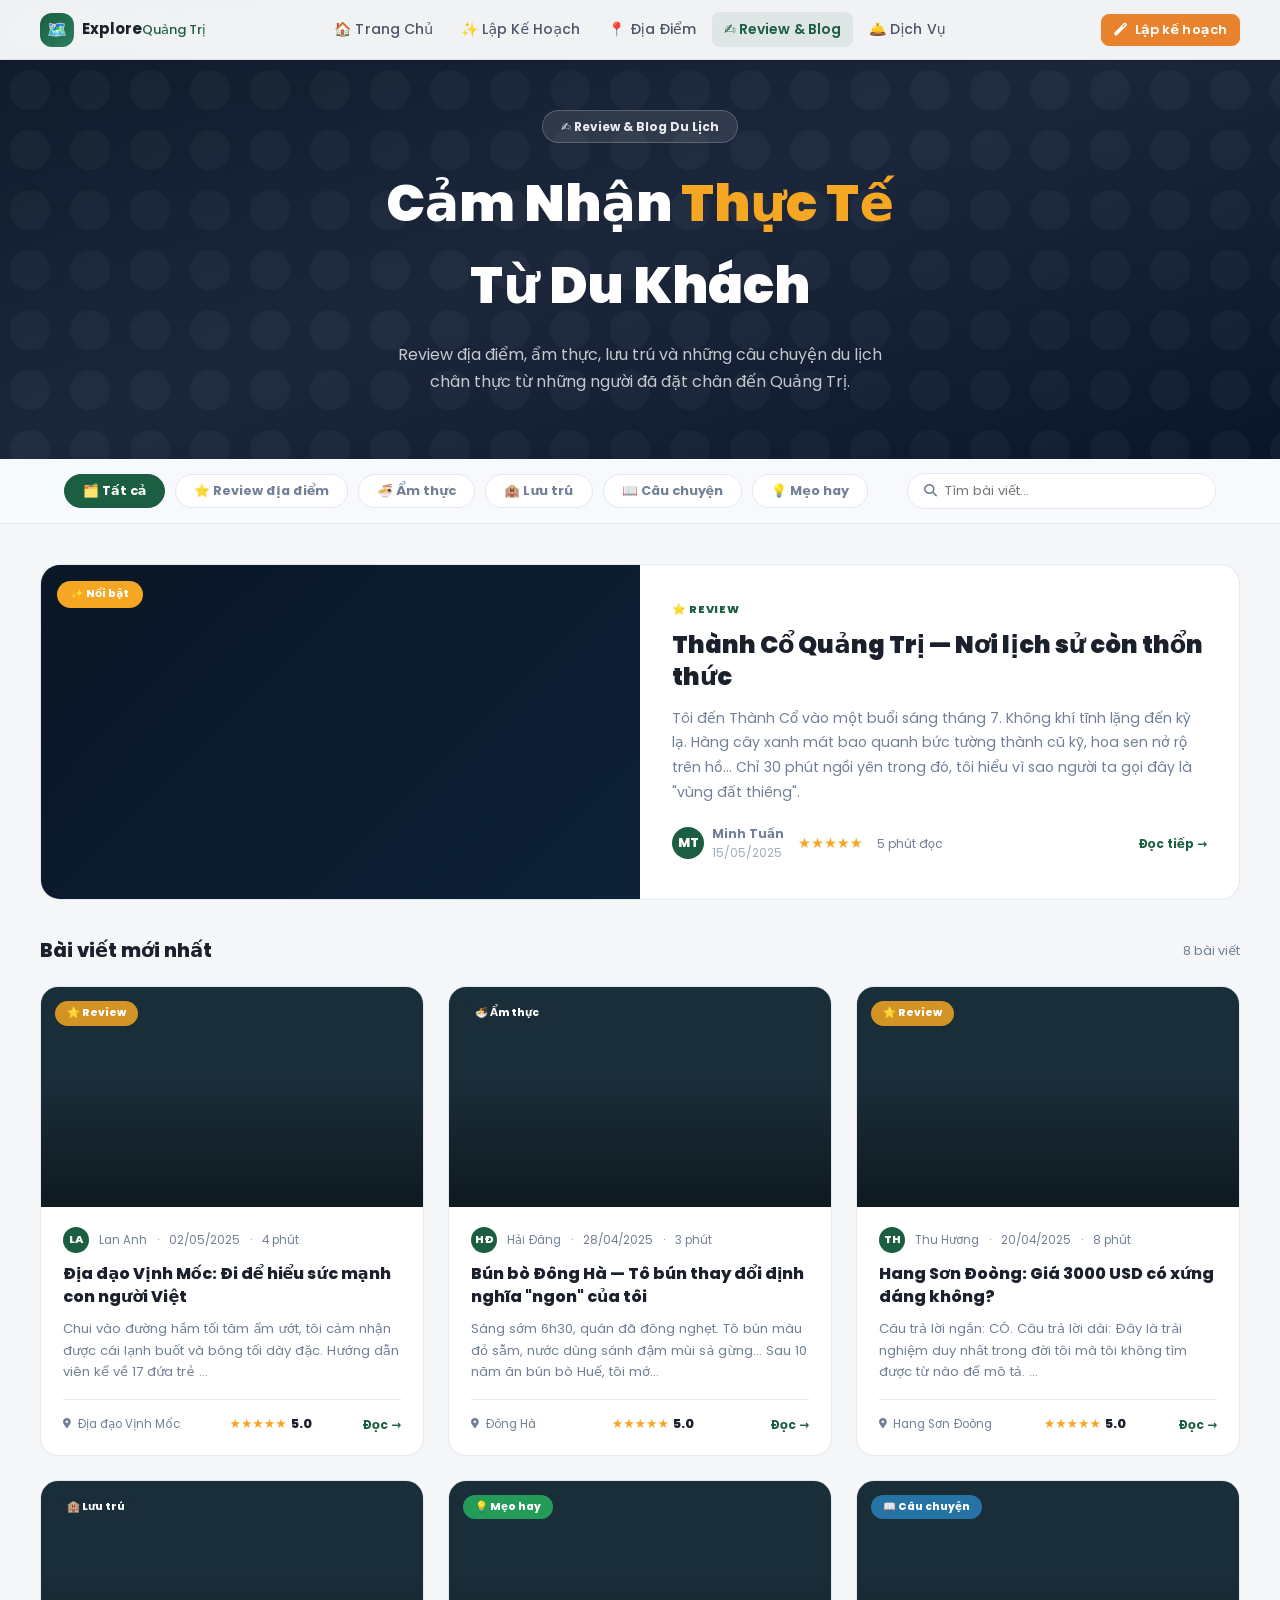
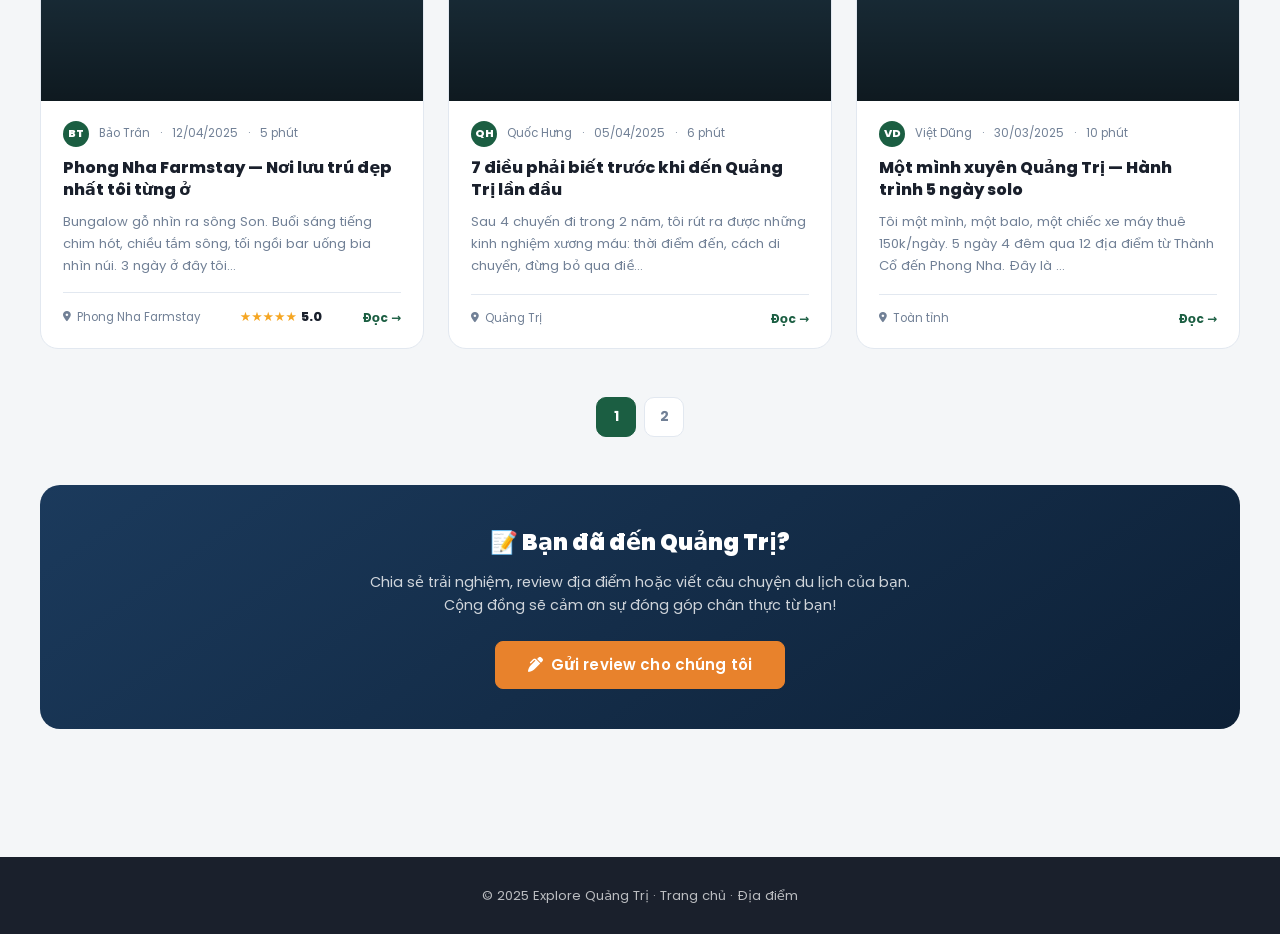
<file: blog.html>
<!DOCTYPE html>
<html lang="vi">
<head>
<!-- Google Tag Manager -->
<script>(function(w,d,s,l,i){w[l]=w[l]||[];w[l].push({'gtm.start':
new Date().getTime(),event:'gtm.js'});var f=d.getElementsByTagName(s)[0],
j=d.createElement(s),dl=l!='dataLayer'?'&l='+l:'';j.async=true;j.src=
'https://www.googletagmanager.com/gtm.js?id='+i+dl;f.parentNode.insertBefore(j,f);
})(window,document,'script','dataLayer','GTM-5FL6FF42');</script>
<!-- End Google Tag Manager -->
  <meta charset="UTF-8">
  <meta name="viewport" content="width=device-width, initial-scale=1.0">
  <title>Review & Kinh Nghiệm Du Lịch Quảng Trị 2025 – Blog Thực Tế</title>
  <meta name="description" content="Review địa điểm, ẩm thực, khách sạn Quảng Trị từ du khách thực tế. Kinh nghiệm tham quan Thành Cổ, Vịnh Mốc, Phong Nha, biển Cửa Tùng chi tiết nhất 2025.">
  <link rel="stylesheet" href="https://cdnjs.cloudflare.com/ajax/libs/font-awesome/6.5.1/css/all.min.css">
  <link rel="stylesheet" href="css/style.css">
  <script src="js/navbar.js" defer></script>
  <style>
/* ── Page header ── */
.blog-hero {
  background: linear-gradient(160deg, #0d1b2a 0%, #1b263b 50%, #0a1628 100%);
  padding: 110px 0 64px; text-align: center; color: #fff; position: relative; overflow: hidden;
}
.blog-hero::before {
  content: ''; position: absolute; inset: 0;
  background: url("data:image/svg+xml,%3Csvg width='60' height='60' viewBox='0 0 60 60' xmlns='http://www.w3.org/2000/svg'%3E%3Cg fill='%23ffffff' fill-opacity='0.03'%3E%3Ccircle cx='30' cy='30' r='20'/%3E%3C/g%3E%3C/svg%3E");
}
.blog-hero-eyebrow {
  display: inline-flex; align-items: center; gap: 8px;
  background: rgba(255,255,255,.1); border: 1px solid rgba(255,255,255,.2);
  color: rgba(255,255,255,.9); padding: 6px 18px; border-radius: 100px;
  font-size: .75rem; font-weight: 700; margin-bottom: 20px; position: relative;
}
.blog-hero h1 { font-size: clamp(2rem, 5vw, 3.2rem); font-weight: 900; color: #fff; margin-bottom: 14px; position: relative; }
.blog-hero h1 em { font-style: normal; color: #f5a623; }
.blog-hero p { color: rgba(255,255,255,.75); font-size: 1rem; max-width: 520px; margin: 0 auto; line-height: 1.7; position: relative; }

/* ── Filter tabs ── */
.blog-filter-bar {
  position: sticky; top: 64px; z-index: 100;
  background: rgba(248,249,252,.97); backdrop-filter: blur(16px);
  border-bottom: 1px solid var(--c-border);
  padding: 14px 0;
}
.blog-filter-inner {
  display: flex; align-items: center; gap: 10px; flex-wrap: wrap;
  max-width: 1200px; margin: 0 auto; padding: 0 24px;
}
.blog-tab {
  padding: 7px 18px; border-radius: 100px;
  border: 1.5px solid var(--c-border); background: var(--c-surface);
  font-size: .8rem; font-weight: 700; color: var(--c-muted);
  cursor: pointer; font-family: var(--font); transition: all .18s;
}
.blog-tab:hover { border-color: var(--c-primary); color: var(--c-primary); }
.blog-tab.active { background: var(--c-primary); border-color: var(--c-primary); color: #fff; }
.blog-search {
  display: flex; align-items: center; gap: 8px;
  background: var(--c-surface); border: 1.5px solid var(--c-border);
  border-radius: 100px; padding: 7px 16px; margin-left: auto;
  min-width: 200px;
}
.blog-search i { color: var(--c-muted); font-size: .8rem; }
.blog-search input { border: none; background: none; outline: none; font-size: .82rem; font-family: var(--font); color: var(--c-text); width: 100%; }

/* ── Grid ── */
.blog-grid {
  display: grid;
  grid-template-columns: repeat(3, 1fr);
  gap: 24px;
}
@media (max-width:960px) { .blog-grid { grid-template-columns: repeat(2,1fr); } }
@media (max-width:560px)  { .blog-grid { grid-template-columns: 1fr; } }

/* ── Post card ── */
.blog-card {
  background: var(--c-surface); border-radius: 18px; overflow: hidden;
  border: 1.5px solid var(--c-border);
  display: flex; flex-direction: column;
  transition: transform .25s, box-shadow .25s, border-color .2s;
  cursor: pointer;
}
.blog-card:hover { transform: translateY(-5px); box-shadow: 0 16px 48px rgba(0,0,0,.12); border-color: var(--c-primary); }

.blog-card-img {
  position: relative; height: 220px; overflow: hidden; background: #1a2e3a;
}
.blog-card-img img {
  width: 100%; height: 100%; object-fit: cover;
  opacity: 0; transition: opacity .8s;
}
.blog-card-img img.loaded { opacity: 1; }
.blog-card-img .img-overlay {
  position: absolute; inset: 0;
  background: linear-gradient(to top, rgba(0,0,0,.45) 0%, transparent 60%);
}
.blog-card-type {
  position: absolute; top: 14px; left: 14px;
  font-size: .65rem; font-weight: 800; padding: 4px 12px; border-radius: 100px;
  backdrop-filter: blur(8px); color: #fff;
}
.blog-card-type.review { background: rgba(245,166,35,.85); }
.blog-card-type.blog   { background: rgba(41,128,185,.85); }
.blog-card-type.tip    { background: rgba(39,174,96,.85); }

.blog-card-body { padding: 20px 22px; flex: 1; display: flex; flex-direction: column; }
.blog-card-meta {
  display: flex; align-items: center; gap: 10px; margin-bottom: 10px;
  font-size: .72rem; color: var(--c-muted);
}
.blog-card-meta .author-avatar {
  width: 26px; height: 26px; border-radius: 50%;
  background: var(--c-primary); color: #fff;
  display: flex; align-items: center; justify-content: center;
  font-size: .7rem; font-weight: 800; flex-shrink: 0;
}
.blog-card-title { font-size: 1rem; font-weight: 800; line-height: 1.4; margin-bottom: 10px; color: var(--c-text); }
.blog-card-excerpt { font-size: .82rem; color: var(--c-muted); line-height: 1.65; flex: 1; }
.blog-card-footer {
  display: flex; align-items: center; justify-content: space-between;
  margin-top: 16px; padding-top: 14px; border-top: 1px solid var(--c-border);
}
.blog-card-dest {
  display: flex; align-items: center; gap: 6px;
  font-size: .72rem; color: var(--c-muted);
}
.blog-card-rating { display: flex; align-items: center; gap: 4px; }
.blog-card-stars { color: #f5a623; font-size: .8rem; }
.blog-card-score { font-size: .8rem; font-weight: 800; }
.blog-card-read { font-size: .75rem; font-weight: 700; color: var(--c-primary); }

/* ── Featured review (full-width) ── */
.blog-featured {
  background: var(--c-surface); border-radius: 20px; overflow: hidden;
  border: 1.5px solid var(--c-border); margin-bottom: 36px;
  display: grid; grid-template-columns: 1fr 1fr;
}
@media (max-width:680px) { .blog-featured { grid-template-columns: 1fr; } }
.blog-featured-img { position: relative; min-height: 320px; overflow: hidden; background: #0d2036; }
.blog-featured-img img { width: 100%; height: 100%; object-fit: cover; opacity: 0; transition: opacity .8s; }
.blog-featured-img img.loaded { opacity: 1; }
.blog-featured-img .img-overlay { position: absolute; inset: 0; background: linear-gradient(135deg, rgba(0,0,0,.3), transparent); }
.blog-featured-badge {
  position: absolute; top: 16px; left: 16px;
  background: #f5a623; color: #fff; font-size: .65rem; font-weight: 800;
  padding: 5px 14px; border-radius: 100px;
}
.blog-featured-body { padding: 36px 32px; display: flex; flex-direction: column; justify-content: center; }
.blog-featured-type { font-size: .7rem; font-weight: 800; color: var(--c-primary); text-transform: uppercase; letter-spacing: .06em; margin-bottom: 10px; }
.blog-featured-title { font-size: 1.5rem; font-weight: 900; line-height: 1.3; margin-bottom: 14px; }
.blog-featured-excerpt { font-size: .88rem; color: var(--c-muted); line-height: 1.75; margin-bottom: 20px; }
.blog-featured-meta { display: flex; align-items: center; gap: 14px; font-size: .75rem; color: var(--c-muted); }
.blog-featured-author { display: flex; align-items: center; gap: 8px; }
.blog-featured-author .av {
  width: 32px; height: 32px; border-radius: 50%;
  background: var(--c-primary); color: #fff;
  display: flex; align-items: center; justify-content: center;
  font-size: .8rem; font-weight: 800;
}
.blog-featured-stars { color: #f5a623; font-size: .9rem; }

/* ── Write review CTA ── */
.write-review-box {
  background: linear-gradient(145deg, #1b3a5c, #0d2036);
  border-radius: 20px; padding: 40px 36px; text-align: center; color: #fff;
  margin-top: 48px;
}
.write-review-box h3 { font-size: 1.4rem; font-weight: 900; margin-bottom: 10px; }
.write-review-box p { opacity: .8; font-size: .9rem; margin-bottom: 24px; line-height: 1.6; }
.write-review-box .btn { min-width: 180px; justify-content: center; }

/* ── Pagination ── */
.blog-pagination {
  display: flex; align-items: center; justify-content: center; gap: 8px;
  margin-top: 48px;
}
.page-btn {
  width: 40px; height: 40px; border-radius: 10px;
  border: 1.5px solid var(--c-border); background: var(--c-surface);
  font-size: .85rem; font-weight: 700; cursor: pointer;
  display: flex; align-items: center; justify-content: center;
  color: var(--c-muted); font-family: var(--font); transition: all .18s;
}
.page-btn:hover, .page-btn.active { background: var(--c-primary); border-color: var(--c-primary); color: #fff; }
  </style>
  <!-- ═══ SEO TAGS ════════════════════════════════════════════ -->
  <meta name="robots" content="index, follow, max-snippet:-1, max-image-preview:large">
  <meta name="author" content="Explore Quảng Trị">
  <meta name="geo.region" content="VN-QT">
  <meta name="geo.placename" content="Quảng Trị, Việt Nam">
  <meta name="language" content="vi">
  <meta name="revisit-after" content="7 days">
  <meta name="keywords" content="review du lịch Quảng Trị, kinh nghiệm du lịch Quảng Trị, blog Quảng Trị, ẩm thực Quảng Trị, review Thành Cổ, review Địa đạo Vịnh Mốc, khách sạn Quảng Trị, đặc sản Quảng Trị">
  <!-- Open Graph -->
  <meta property="og:type" content="website">
  <meta property="og:site_name" content="Explore Quảng Trị">
  <meta property="og:locale" content="vi_VN">
  <meta property="og:url" content="https://explorequangtri.com/blog.html">
  <meta property="og:title" content="Review & Kinh Nghiệm Du Lịch Quảng Trị 2025 – Blog Thực Tế">
  <meta property="og:description" content="Review địa điểm, ẩm thực, khách sạn Quảng Trị từ du khách thực tế. Kinh nghiệm tham quan Thành Cổ, Vịnh Mốc, Phong Nha, biển Cửa Tùng chi tiết nhất 2025.">
  <meta property="og:image" content="https://explorequangtri.com/images/og-cover.jpg">
  <meta property="og:image:width" content="1200">
  <meta property="og:image:height" content="630">
  <meta property="og:image:alt" content="Du lịch Quảng Trị – Explore Quảng Trị">
  <!-- Twitter Card -->
  <meta name="twitter:card" content="summary_large_image">
  <meta name="twitter:title" content="Review & Kinh Nghiệm Du Lịch Quảng Trị 2025 – Blog Thực Tế">
  <meta name="twitter:description" content="Review địa điểm, ẩm thực, khách sạn Quảng Trị từ du khách thực tế. Kinh nghiệm tham quan Thành Cổ, Vịnh Mốc, Phong Nha, biển Cửa Tùng chi tiết nhất 2025.">
  <meta name="twitter:image" content="https://explorequangtri.com/images/og-cover.jpg">
  <!-- Canonical -->
  <link rel="canonical" href="https://explorequangtri.com/blog.html">
  <!-- JSON-LD Schema -->
  <script type="application/ld+json">
{
  "@context": "https://schema.org",
  "@type": "Blog",
  "name": "Review & Blog Du Lịch Quảng Trị",
  "description": "Kinh nghiệm và review du lịch Quảng Trị & Quảng Bình từ du khách thực tế",
  "url": "https://explorequangtri.com/blog.html",
  "publisher": {
    "@type": "Organization",
    "name": "Explore Quảng Trị",
    "url": "https://explorequangtri.com"
  },
  "about": [
    {"@type": "TouristDestination", "name": "Quảng Trị", "containsPlace": {"@type": "State", "name": "Quảng Trị"}},
    {"@type": "TouristDestination", "name": "Quảng Bình", "containsPlace": {"@type": "State", "name": "Quảng Bình"}}
  ]
}
</script>
  <script type="application/ld+json">
{
  "@context": "https://schema.org",
  "@type": "BreadcrumbList",
  "itemListElement": [
      {"@type":"ListItem","position":1,"name":"Trang Chủ","item":"https://explorequangtri.com/"}
      {"@type":"ListItem","position":2,"name":"Review & Blog Du Lịch Quảng Trị","item":"https://explorequangtri.com/blog.html"}
  ]
}
</script>
  <!-- ═══ END SEO TAGS ════════════════════════════════════════ -->
</head>
<body class="page-normal">
<!-- Google Tag Manager (noscript) -->
<noscript><iframe src="https://www.googletagmanager.com/ns.html?id=GTM-5FL6FF42"
height="0" width="0" style="display:none;visibility:hidden"></iframe></noscript>
<!-- End Google Tag Manager (noscript) -->


<!-- HERO -->
<div class="blog-hero">
  <div class="blog-hero-eyebrow">✍️ Review & Blog Du Lịch</div>
  <h1>Cảm Nhận <em>Thực Tế</em><br>Từ Du Khách</h1>
  <p>Review địa điểm, ẩm thực, lưu trú và những câu chuyện du lịch chân thực từ những người đã đặt chân đến Quảng Trị.</p>
</div>

<!-- FILTER BAR -->
<div class="blog-filter-bar">
  <div class="blog-filter-inner">
    <button class="blog-tab active" data-type="all">🗂️ Tất cả</button>
    <button class="blog-tab" data-type="review">⭐ Review địa điểm</button>
    <button class="blog-tab" data-type="food">🍜 Ẩm thực</button>
    <button class="blog-tab" data-type="stay">🏨 Lưu trú</button>
    <button class="blog-tab" data-type="blog">📖 Câu chuyện</button>
    <button class="blog-tab" data-type="tip">💡 Mẹo hay</button>
    <div class="blog-search">
      <i class="fas fa-search"></i>
      <input type="text" id="blogSearch" placeholder="Tìm bài viết...">
    </div>
  </div>
</div>

<!-- CONTENT -->
<div class="container section" style="padding-top:40px;">

  <!-- Featured -->
  <div class="blog-featured" id="blogFeatured"></div>

  <!-- Grid heading -->
  <div style="display:flex;align-items:center;justify-content:space-between;margin-bottom:20px;">
    <h2 style="font-size:1.2rem;font-weight:800;">Bài viết mới nhất</h2>
    <span id="blogCount" style="font-size:.8rem;color:var(--c-muted);"></span>
  </div>

  <!-- Grid -->
  <div class="blog-grid" id="blogGrid"></div>

  <!-- Pagination -->
  <div class="blog-pagination" id="blogPagination"></div>

  <!-- Write review CTA -->
  <div class="write-review-box">
    <h3>📝 Bạn đã đến Quảng Trị?</h3>
    <p>Chia sẻ trải nghiệm, review địa điểm hoặc viết câu chuyện du lịch của bạn.<br>Cộng đồng sẽ cảm ơn sự đóng góp chân thực từ bạn!</p>
    <a href="https://zalo.me/0337788044" target="_blank" class="btn btn-accent btn-lg">
      <i class="fas fa-pen-alt"></i> Gửi review cho chúng tôi
    </a>
  </div>
</div>

<!-- FOOTER -->
<footer style="background:var(--c-text);color:rgba(255,255,255,.7);text-align:center;padding:28px;font-size:.82rem;margin-top:48px;">
  <div>© 2025 Explore Quảng Trị ·
    <a href="index.html" style="color:rgba(255,255,255,.7);">Trang chủ</a> ·
    <a href="destinations.html" style="color:rgba(255,255,255,.7);">Địa điểm</a>
  </div>
</footer>

<script src="js/data.js"></script>
<script>
// ── Sample blog/review data ───────────────────────────────
const POSTS = [
  {
    id: 1, type: 'review', featured: true,
    title: 'Thành Cổ Quảng Trị — Nơi lịch sử còn thổn thức',
    excerpt: 'Tôi đến Thành Cổ vào một buổi sáng tháng 7. Không khí tĩnh lặng đến kỳ lạ. Hàng cây xanh mát bao quanh bức tường thành cũ kỹ, hoa sen nở rộ trên hồ... Chỉ 30 phút ngồi yên trong đó, tôi hiểu vì sao người ta gọi đây là "vùng đất thiêng".',
    dest: 'Thành Cổ Quảng Trị', destId: 1,
    author: 'Minh Tuấn', authorInitial: 'MT',
    date: '15/05/2025', readTime: '5 phút',
    rating: 5,
    img: 'https://images.unsplash.com/photo-1578662996442-48f60103fc96?w=800&q=80',
    tags: ['lịch sử', 'tâm linh', 'quảng trị'],
  },
  {
    id: 2, type: 'review', featured: false,
    title: 'Địa đạo Vịnh Mốc: Đi để hiểu sức mạnh con người Việt',
    excerpt: 'Chui vào đường hầm tối tăm ẩm ướt, tôi cảm nhận được cái lạnh buốt và bóng tối dày đặc. Hướng dẫn viên kể về 17 đứa trẻ được sinh ra ở đây — tôi không kiềm được xúc động.',
    dest: 'Địa đạo Vịnh Mốc', destId: 3,
    author: 'Lan Anh', authorInitial: 'LA',
    date: '02/05/2025', readTime: '4 phút',
    rating: 5,
    img: 'https://images.unsplash.com/photo-1559827260-dc66d52bef19?w=800&q=80',
    tags: ['địa đạo', 'chiến tranh', 'lịch sử'],
  },
  {
    id: 3, type: 'food', featured: false,
    title: 'Bún bò Đông Hà — Tô bún thay đổi định nghĩa "ngon" của tôi',
    excerpt: 'Sáng sớm 6h30, quán đã đông nghẹt. Tô bún màu đỏ sẫm, nước dùng sánh đậm mùi sả gừng... Sau 10 năm ăn bún bò Huế, tôi mới biết Quảng Trị có phong cách riêng ngon không kém.',
    dest: 'Đông Hà', destId: null,
    author: 'Hải Đăng', authorInitial: 'HĐ',
    date: '28/04/2025', readTime: '3 phút',
    rating: 5,
    img: 'https://images.unsplash.com/photo-1569050467447-ce54b3bbc37d?w=800&q=80',
    tags: ['ẩm thực', 'bún bò', 'đông hà'],
  },
  {
    id: 4, type: 'review', featured: false,
    title: 'Hang Sơn Đoòng: Giá 3000 USD có xứng đáng không?',
    excerpt: 'Câu trả lời ngắn: CÓ. Câu trả lời dài: Đây là trải nghiệm duy nhất trong đời tôi mà tôi không tìm được từ nào để mô tả. Khi đứng dưới "mây trong lòng đất" nhìn lên lỗ thủng trần hang — tôi khóc.',
    dest: 'Hang Sơn Đoòng', destId: 19,
    author: 'Thu Hương', authorInitial: 'TH',
    date: '20/04/2025', readTime: '8 phút',
    rating: 5,
    img: 'https://images.unsplash.com/photo-1518173946687-a4c8892bbd9f?w=800&q=80',
    tags: ['sơn đoòng', 'hang động', 'quảng bình'],
  },
  {
    id: 5, type: 'stay', featured: false,
    title: 'Phong Nha Farmstay — Nơi lưu trú đẹp nhất tôi từng ở',
    excerpt: 'Bungalow gỗ nhìn ra sông Son. Buổi sáng tiếng chim hót, chiều tắm sông, tối ngồi bar uống bia nhìn núi. 3 ngày ở đây tôi quên mất mình đang "đi du lịch" — cảm giác như về nhà.',
    dest: 'Phong Nha Farmstay', destId: 17,
    author: 'Bảo Trân', authorInitial: 'BT',
    date: '12/04/2025', readTime: '5 phút',
    rating: 5,
    img: 'https://images.unsplash.com/photo-1464822759023-fed622ff2c3b?w=800&q=80',
    tags: ['lưu trú', 'ecolodge', 'phong nha'],
  },
  {
    id: 6, type: 'tip', featured: false,
    title: '7 điều phải biết trước khi đến Quảng Trị lần đầu',
    excerpt: 'Sau 4 chuyến đi trong 2 năm, tôi rút ra được những kinh nghiệm xương máu: thời điểm đến, cách di chuyển, đừng bỏ qua điều gì, và quan trọng nhất — hãy thuê hướng dẫn viên địa phương.',
    dest: 'Quảng Trị', destId: null,
    author: 'Quốc Hưng', authorInitial: 'QH',
    date: '05/04/2025', readTime: '6 phút',
    rating: null,
    img: 'https://images.unsplash.com/photo-1506905925346-21bda4d32df4?w=800&q=80',
    tags: ['mẹo', 'kinh nghiệm', 'lần đầu'],
  },
  {
    id: 7, type: 'blog', featured: false,
    title: 'Một mình xuyên Quảng Trị — Hành trình 5 ngày solo',
    excerpt: 'Tôi một mình, một balo, một chiếc xe máy thuê 150k/ngày. 5 ngày 4 đêm qua 12 địa điểm từ Thành Cổ đến Phong Nha. Đây là câu chuyện của tôi.',
    dest: 'Toàn tỉnh', destId: null,
    author: 'Việt Dũng', authorInitial: 'VD',
    date: '30/03/2025', readTime: '10 phút',
    rating: null,
    img: 'https://images.unsplash.com/photo-1519046904884-53103b34b206?w=800&q=80',
    tags: ['solo travel', 'xe máy', 'hành trình'],
  },
  {
    id: 8, type: 'review', featured: false,
    title: 'Biển Cửa Tùng buổi sáng — Đẹp hơn mọi bức ảnh',
    excerpt: 'Tôi đến lúc 5h45 sáng. Bầu trời còn chưa sáng hẳn. Cát hồng nhạt, sóng êm, tuyệt không một bóng người. Đó là 45 phút yên bình nhất tôi từng có trong một chuyến du lịch.',
    dest: 'Biển Cửa Tùng', destId: 10,
    author: 'Ngọc Mai', authorInitial: 'NM',
    date: '22/03/2025', readTime: '3 phút',
    rating: 5,
    img: 'https://images.unsplash.com/photo-1507525428034-b723cf961d3e?w=800&q=80',
    tags: ['biển', 'cửa tùng', 'bình minh'],
  },
  {
    id: 9, type: 'food', featured: false,
    title: 'Hải sản Cửa Việt — Tươi ngon theo đúng nghĩa đen',
    excerpt: 'Con tôm vừa ra khỏi lồng là đã lên bàn. Cua ghẹ giá rẻ bằng 1/3 Hà Nội. Ăn xong mà tay còn dính mùi biển thơm phức — đó mới là hải sản thật sự.',
    dest: 'Cửa Việt', destId: null,
    author: 'Thanh Bình', authorInitial: 'TB',
    date: '15/03/2025', readTime: '4 phút',
    rating: 5,
    img: 'https://images.unsplash.com/photo-1533777857889-4be7c70b33f7?w=800&q=80',
    tags: ['hải sản', 'cửa việt', 'ẩm thực'],
  },
];

const TYPE_LABELS = {
  review: '⭐ Review', food: '🍜 Ẩm thực',
  stay: '🏨 Lưu trú', blog: '📖 Câu chuyện', tip: '💡 Mẹo hay',
};

let activeType = 'all', searchQ = '', currentPage = 1;
const PER_PAGE = 6;

function getFiltered() {
  let posts = POSTS.filter(p => !p.featured || activeType !== 'all'); // featured shown separately
  if (activeType !== 'all') posts = POSTS.filter(p => p.type === activeType);
  if (searchQ) posts = posts.filter(p =>
    p.title.toLowerCase().includes(searchQ) ||
    p.excerpt.toLowerCase().includes(searchQ) ||
    p.dest.toLowerCase().includes(searchQ) ||
    p.tags.some(t => t.includes(searchQ))
  );
  return posts;
}

function renderFeatured() {
  const featured = POSTS.find(p => p.featured && (activeType === 'all' || p.type === activeType));
  const el = document.getElementById('blogFeatured');
  if (!featured || searchQ) { el.hidden = true; return; }
  el.hidden = false;
  el.onclick = () => location.href = `post.html?id=${featured.id}`;
  el.style.cursor = 'pointer';
  el.innerHTML = `
    <div class="blog-featured-img">
      <img src="${featured.img}" alt="${featured.title}" loading="lazy" onload="this.classList.add('loaded')" onerror="this.remove()">
      <div class="img-overlay"></div>
      <div class="blog-featured-badge">✨ Nổi bật</div>
    </div>
    <div class="blog-featured-body">
      <div class="blog-featured-type">${TYPE_LABELS[featured.type] || featured.type}</div>
      <h2 class="blog-featured-title">${featured.title}</h2>
      <p class="blog-featured-excerpt">${featured.excerpt}</p>
      <div class="blog-featured-meta">
        <div class="blog-featured-author">
          <div class="av">${featured.authorInitial}</div>
          <div><strong>${featured.author}</strong><br><span style="opacity:.65;">${featured.date}</span></div>
        </div>
        ${featured.rating ? `<div class="blog-featured-stars">${'★'.repeat(featured.rating)}</div>` : ''}
        <span>${featured.readTime} đọc</span>
        <a href="post.html?id=${featured.id}" style="margin-left:auto;color:var(--c-primary);font-weight:700;">Đọc tiếp →</a>
      </div>
    </div>`;
}

function renderGrid() {
  const list = getFiltered();
  const nonFeatured = activeType === 'all' ? list.filter(p => !p.featured) : list;
  const total = nonFeatured.length;
  const paged = nonFeatured.slice((currentPage-1)*PER_PAGE, currentPage*PER_PAGE);

  document.getElementById('blogCount').textContent = `${total} bài viết`;

  const grid = document.getElementById('blogGrid');
  grid.innerHTML = paged.map(p => `
    <a class="blog-card" href="post.html?id=${p.id}" style="text-decoration:none;color:inherit;">
      <div class="blog-card-img">
        <img src="${p.img}" alt="" loading="lazy" onload="this.classList.add('loaded')" onerror="this.remove()">
        <div class="img-overlay"></div>
        <span class="blog-card-type ${p.type}">${TYPE_LABELS[p.type] || p.type}</span>
      </div>
      <div class="blog-card-body">
        <div class="blog-card-meta">
          <div class="author-avatar">${p.authorInitial}</div>
          <span>${p.author}</span>
          <span>·</span>
          <span>${p.date}</span>
          <span>·</span>
          <span>${p.readTime}</span>
        </div>
        <h3 class="blog-card-title">${p.title}</h3>
        <p class="blog-card-excerpt">${p.excerpt.slice(0,120)}…</p>
        <div class="blog-card-footer">
          <div class="blog-card-dest"><i class="fas fa-map-marker-alt" style="font-size:.65rem;"></i> ${p.dest}</div>
          ${p.rating ? `<div class="blog-card-rating"><span class="blog-card-stars">${'★'.repeat(p.rating)}</span><span class="blog-card-score">${p.rating}.0</span></div>` : ''}
          <span class="blog-card-read">Đọc →</span>
        </div>
      </div>
    </a>`).join('') ||
    `<div style="grid-column:1/-1;text-align:center;padding:60px;color:var(--c-muted);">
      <div style="font-size:2.5rem;margin-bottom:12px;">🔍</div>
      <p>Không tìm thấy bài viết phù hợp</p>
    </div>`;

  // Pagination
  const pages = Math.ceil(total / PER_PAGE);
  const pag = document.getElementById('blogPagination');
  pag.innerHTML = pages > 1 ? Array.from({length:pages},(_,i)=>
    `<button class="page-btn ${currentPage===i+1?'active':''}" onclick="goPage(${i+1})">${i+1}</button>`
  ).join('') : '';
}

function goPage(n) { currentPage = n; renderGrid(); window.scrollTo({top: document.getElementById('blogGrid').offsetTop - 120, behavior:'smooth'}); }

function render() { renderFeatured(); renderGrid(); }

// Init
document.addEventListener('DOMContentLoaded', () => {
  render();

  document.querySelectorAll('.blog-tab').forEach(btn => {
    btn.addEventListener('click', () => {
      document.querySelectorAll('.blog-tab').forEach(b => b.classList.remove('active'));
      btn.classList.add('active');
      activeType = btn.dataset.type;
      currentPage = 1;
      render();
    });
  });

  let debounce;
  document.getElementById('blogSearch').addEventListener('input', e => {
    clearTimeout(debounce);
    debounce = setTimeout(() => {
      searchQ = e.target.value.trim().toLowerCase();
      currentPage = 1;
      render();
    }, 250);
  });
});
</script>
</body>
</html>
</file>
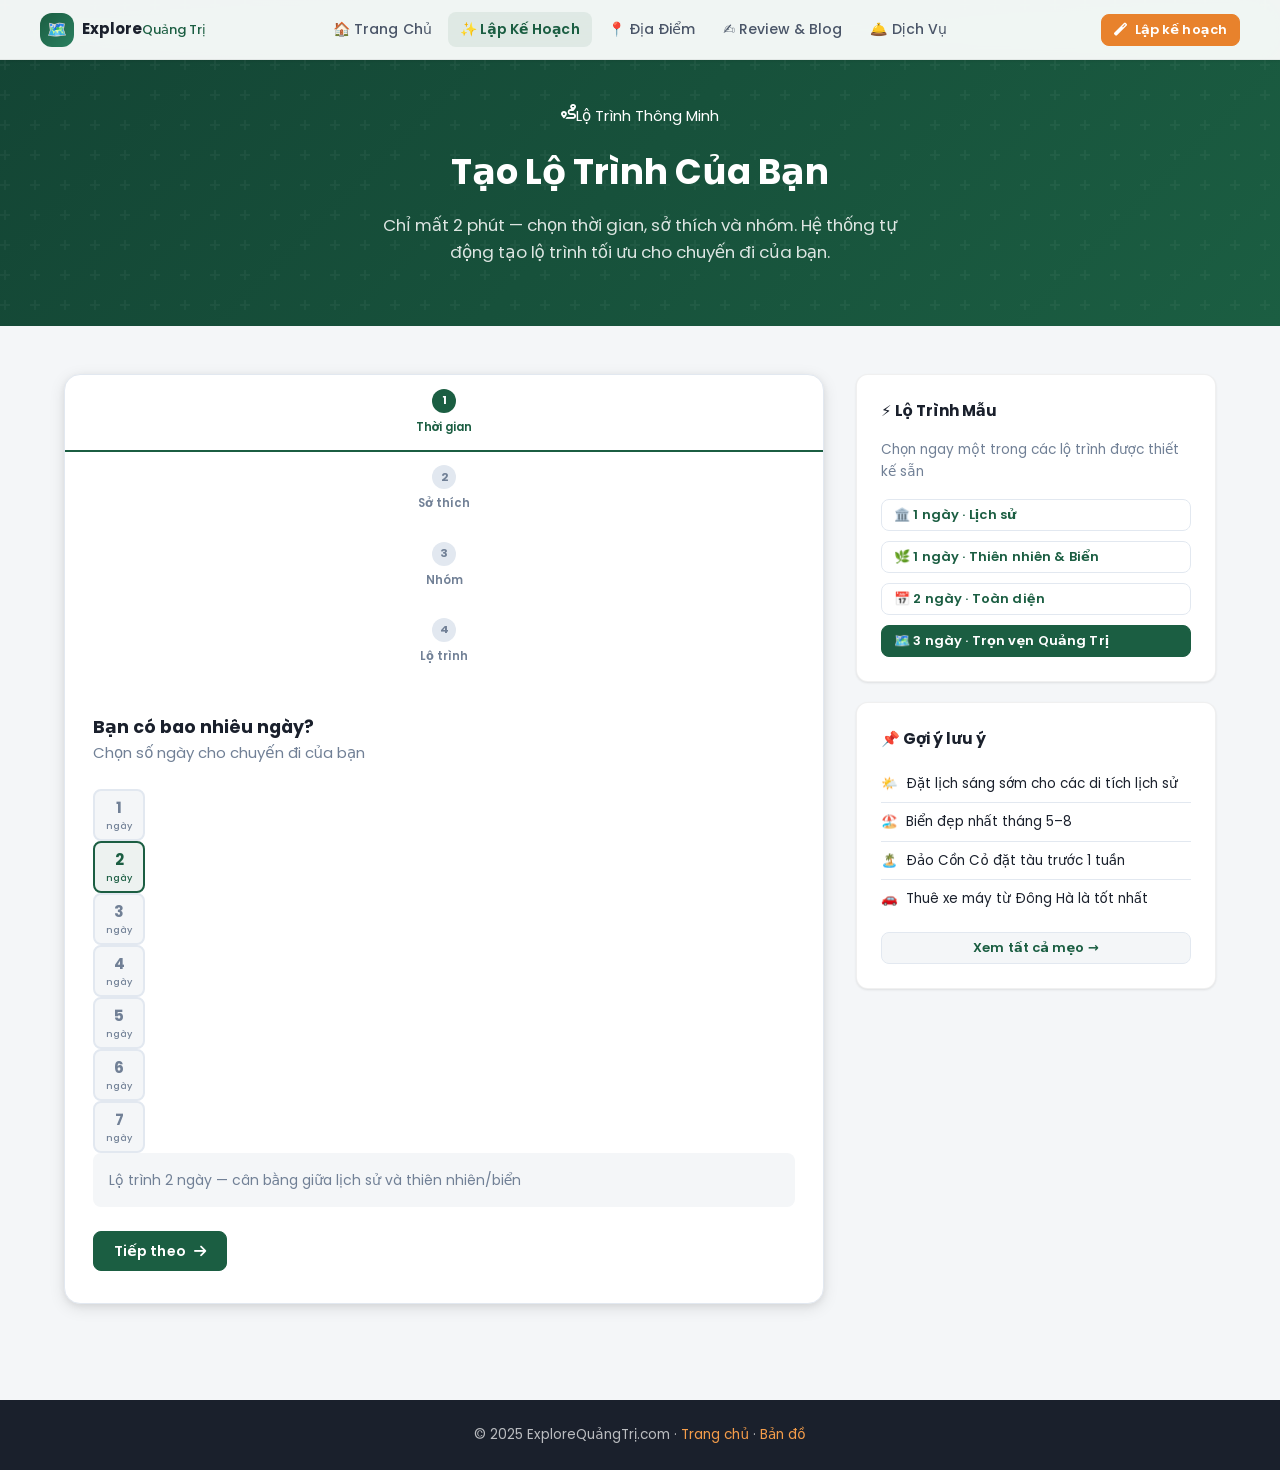
<file: itinerary.html>
<!DOCTYPE html>
<html lang="vi">
<head>
<!-- Google Tag Manager -->
<script>(function(w,d,s,l,i){w[l]=w[l]||[];w[l].push({'gtm.start':
new Date().getTime(),event:'gtm.js'});var f=d.getElementsByTagName(s)[0],
j=d.createElement(s),dl=l!='dataLayer'?'&l='+l:'';j.async=true;j.src=
'https://www.googletagmanager.com/gtm.js?id='+i+dl;f.parentNode.insertBefore(j,f);
})(window,document,'script','dataLayer','GTM-5FL6FF42');</script>
<!-- End Google Tag Manager -->
  <meta charset="UTF-8">
  <meta name="viewport" content="width=device-width, initial-scale=1.0">
  <title>Lịch Trình Du Lịch Quảng Trị 1–7 Ngày | Kế Hoạch Tự Động</title>
  <meta name="description" content="Tự tạo lịch trình du lịch Quảng Trị cá nhân hóa: tour 1 ngày, 2 ngày, 3-5 ngày. Gợi ý địa điểm, khách sạn, nhà hàng tự động theo sở thích & ngân sách.">
  <link rel="stylesheet" href="https://cdnjs.cloudflare.com/ajax/libs/font-awesome/6.5.1/css/all.min.css">
  <link rel="stylesheet" href="css/style.css">
  <script src="js/navbar.js" defer></script>
  <style>
    .page-hero {
      background: linear-gradient(135deg, var(--primary-dark), var(--primary));
      padding: 100px 0 60px; text-align: center; color: #fff;
    }
    .page-hero h1 { color: #fff; margin-bottom: 12px; }
    .page-hero p { color: rgba(255,255,255,.85); font-size: 1.05rem; max-width: 540px; margin: 0 auto; }
    .itinerary-result { background: var(--bg-card); border-radius: var(--radius-lg); box-shadow: var(--shadow-md); padding: 32px; }
    .day-tab { padding: 10px 20px; border-radius: 100px; border: 2px solid var(--border); font-weight: 600; font-size: .9rem; cursor: pointer; transition: all var(--transition); color: var(--text-muted); }
    .day-tab.active { background: var(--primary); color: #fff; border-color: var(--primary); }
    .day-tabs { display: flex; gap: 10px; flex-wrap: wrap; margin-bottom: 24px; }
    .print-section { background: var(--bg); border-radius: var(--radius); padding: 20px; margin-top: 20px; }
    @media print {
      .navbar, .page-hero, .wizard-steps, .wizard-action-bar, .print-hide { display: none !important; }
      body { background: #fff; }
      .itinerary-result { box-shadow: none; }
    }
  </style>
  <!-- ═══ SEO TAGS ════════════════════════════════════════════ -->
  <meta name="robots" content="index, follow, max-snippet:-1, max-image-preview:large">
  <meta name="author" content="Explore Quảng Trị">
  <meta name="geo.region" content="VN-QT">
  <meta name="geo.placename" content="Quảng Trị, Việt Nam">
  <meta name="language" content="vi">
  <meta name="revisit-after" content="7 days">
  <meta name="keywords" content="lịch trình du lịch Quảng Trị, kế hoạch du lịch Quảng Trị, tour Quảng Trị 2 ngày 1 đêm, tour Quảng Trị 3 ngày, hành trình Quảng Trị, du lịch Quảng Trị tự túc, itinerary Quảng Trị, lộ trình Quảng Trị">
  <!-- Open Graph -->
  <meta property="og:type" content="website">
  <meta property="og:site_name" content="Explore Quảng Trị">
  <meta property="og:locale" content="vi_VN">
  <meta property="og:url" content="https://explorequangtri.com/itinerary.html">
  <meta property="og:title" content="Lịch Trình Du Lịch Quảng Trị 1-7 Ngày – Lập Kế Hoạch Thông Minh">
  <meta property="og:description" content="Tự tạo lịch trình du lịch Quảng Trị cá nhân hóa: tour 1 ngày, 2 ngày, 3-5 ngày. Gợi ý địa điểm, khách sạn, nhà hàng tự động theo sở thích & ngân sách.">
  <meta property="og:image" content="https://explorequangtri.com/images/og-cover.jpg">
  <meta property="og:image:width" content="1200">
  <meta property="og:image:height" content="630">
  <meta property="og:image:alt" content="Du lịch Quảng Trị – Explore Quảng Trị">
  <!-- Twitter Card -->
  <meta name="twitter:card" content="summary_large_image">
  <meta name="twitter:title" content="Lịch Trình Du Lịch Quảng Trị 1-7 Ngày – Lập Kế Hoạch Thông Minh">
  <meta name="twitter:description" content="Tự tạo lịch trình du lịch Quảng Trị cá nhân hóa: tour 1 ngày, 2 ngày, 3-5 ngày. Gợi ý địa điểm, khách sạn, nhà hàng tự động theo sở thích & ngân sách.">
  <meta name="twitter:image" content="https://explorequangtri.com/images/og-cover.jpg">
  <!-- Canonical -->
  <link rel="canonical" href="https://explorequangtri.com/itinerary.html">
  <!-- JSON-LD Schema -->
  <script type="application/ld+json">
{
  "@context": "https://schema.org",
  "@type": "WebApplication",
  "name": "Công cụ lập lịch trình du lịch Quảng Trị",
  "url": "https://explorequangtri.com/itinerary.html",
  "description": "Tạo lịch trình du lịch Quảng Trị cá nhân hóa tự động",
  "applicationCategory": "TravelApplication",
  "operatingSystem": "Web Browser",
  "offers": {
    "@type": "Offer",
    "price": "0",
    "priceCurrency": "VND"
  },
  "featureList": [
    "Lập lịch trình du lịch Quảng Trị tự động",
    "Gợi ý địa điểm theo sở thích",
    "Ước tính chi phí chuyến đi",
    "Đề xuất khách sạn & nhà hàng"
  ]
}
</script>
  <script type="application/ld+json">
{
  "@context": "https://schema.org",
  "@type": "BreadcrumbList",
  "itemListElement": [
      {"@type":"ListItem","position":1,"name":"Trang Chủ","item":"https://explorequangtri.com/"}
      {"@type":"ListItem","position":2,"name":"Lập Lịch Trình Du Lịch Quảng Trị","item":"https://explorequangtri.com/itinerary.html"}
  ]
}
</script>
  <!-- ═══ END SEO TAGS ════════════════════════════════════════ -->
</head>
<body class="page-normal">
<!-- Google Tag Manager (noscript) -->
<noscript><iframe src="https://www.googletagmanager.com/ns.html?id=GTM-5FL6FF42"
height="0" width="0" style="display:none;visibility:hidden"></iframe></noscript>
<!-- End Google Tag Manager (noscript) -->

<!-- ── Page Hero ── -->
<div class="page-hero">
  <div class="container">
    <div class="hero-badge" style="display:inline-flex;margin-bottom:16px;">
      <i class="fas fa-route"></i> Lộ Trình Thông Minh
    </div>
    <h1>Tạo Lộ Trình Của Bạn</h1>
    <p>Chỉ mất 2 phút — chọn thời gian, sở thích và nhóm. Hệ thống tự động tạo lộ trình tối ưu cho chuyến đi của bạn.</p>
  </div>
</div>

<!-- ── Main Content ── -->
<div class="container" style="padding: 48px 24px;">
  <div style="display:grid;grid-template-columns:1fr 360px;gap:32px;align-items:start;">

    <!-- Wizard -->
    <div>
      <div class="itinerary-wizard" id="wizard">
        <!-- Step Indicators -->
        <div class="wizard-steps">
          <div class="wizard-step active" id="step-tab-1">
            <div class="wizard-step-num">1</div>
            Thời gian
          </div>
          <div class="wizard-step" id="step-tab-2">
            <div class="wizard-step-num">2</div>
            Sở thích
          </div>
          <div class="wizard-step" id="step-tab-3">
            <div class="wizard-step-num">3</div>
            Nhóm
          </div>
          <div class="wizard-step" id="step-tab-4">
            <div class="wizard-step-num">4</div>
            Lộ trình
          </div>
        </div>

        <!-- Step 1: Days -->
        <div class="wizard-panel" id="step-1">
          <h3>Bạn có bao nhiêu ngày?</h3>
          <p style="color:var(--text-muted);margin-bottom:24px;">Chọn số ngày cho chuyến đi của bạn</p>
          <div class="days-slider" id="daysGrid">
            <!-- Filled by JS -->
          </div>
          <div style="background:var(--bg);border-radius:var(--radius-sm);padding:16px;margin-bottom:24px;" id="dayDescription">
            <p style="font-size:.875rem;color:var(--text-muted);"></p>
          </div>
          <div class="wizard-action-bar">
            <button class="btn btn-primary" onclick="goStep(2)">
              Tiếp theo <i class="fas fa-arrow-right"></i>
            </button>
          </div>
        </div>

        <!-- Step 2: Interests -->
        <div class="wizard-panel hidden" id="step-2">
          <h3>Bạn thích khám phá gì?</h3>
          <p style="color:var(--text-muted);margin-bottom:24px;">Có thể chọn nhiều loại</p>
          <div class="option-grid">
            <div class="option-card" data-interest="history" onclick="toggleInterest(this)">
              <div class="option-icon">🏛️</div>
              <div class="option-label">Lịch sử</div>
              <div class="option-sub">Di tích chiến tranh, thành cổ</div>
            </div>
            <div class="option-card" data-interest="nature" onclick="toggleInterest(this)">
              <div class="option-icon">🌿</div>
              <div class="option-label">Thiên nhiên</div>
              <div class="option-sub">Rừng, thác, suối nước nóng</div>
            </div>
            <div class="option-card" data-interest="beach" onclick="toggleInterest(this)">
              <div class="option-icon">🏖️</div>
              <div class="option-label">Biển & Đảo</div>
              <div class="option-sub">Cửa Tùng, Cửa Việt, Cồn Cỏ</div>
            </div>
            <div class="option-card" data-interest="religion" onclick="toggleInterest(this)">
              <div class="option-icon">⛩️</div>
              <div class="option-label">Tâm linh</div>
              <div class="option-sub">La Vang, chùa, lễ hội</div>
            </div>
            <div class="option-card" data-interest="food" onclick="toggleInterest(this)">
              <div class="option-icon">🍜</div>
              <div class="option-label">Ẩm thực</div>
              <div class="option-sub">Hải sản, đặc sản địa phương</div>
            </div>
            <div class="option-card" data-interest="adventure" onclick="toggleInterest(this)">
              <div class="option-icon">🧗</div>
              <div class="option-label">Phiêu lưu</div>
              <div class="option-sub">Trekking, lặn biển, phượt</div>
            </div>
          </div>
          <div class="wizard-action-bar" style="display:flex;gap:12px;">
            <button class="btn btn-outline" onclick="goStep(1)">
              <i class="fas fa-arrow-left"></i> Quay lại
            </button>
            <button class="btn btn-primary" onclick="goStep(3)">
              Tiếp theo <i class="fas fa-arrow-right"></i>
            </button>
          </div>
        </div>

        <!-- Step 3: Group -->
        <div class="wizard-panel hidden" id="step-3">
          <h3>Bạn đi với ai?</h3>
          <p style="color:var(--text-muted);margin-bottom:24px;">Giúp chúng tôi gợi ý lộ trình phù hợp nhất</p>
          <div class="option-grid">
            <div class="option-card" data-group="solo" onclick="selectGroup(this)">
              <div class="option-icon">🧍</div>
              <div class="option-label">Một mình</div>
              <div class="option-sub">Solo travel</div>
            </div>
            <div class="option-card" data-group="couple" onclick="selectGroup(this)">
              <div class="option-icon">💑</div>
              <div class="option-label">Cặp đôi</div>
              <div class="option-sub">Lãng mạn & thư giãn</div>
            </div>
            <div class="option-card" data-group="friends" onclick="selectGroup(this)">
              <div class="option-icon">👫</div>
              <div class="option-label">Nhóm bạn</div>
              <div class="option-sub">Vui vẻ & năng động</div>
            </div>
            <div class="option-card" data-group="family" onclick="selectGroup(this)">
              <div class="option-icon">👨‍👩‍👧‍👦</div>
              <div class="option-label">Gia đình</div>
              <div class="option-sub">Phù hợp trẻ em & ông bà</div>
            </div>
          </div>
          <div class="wizard-action-bar" style="display:flex;gap:12px;">
            <button class="btn btn-outline" onclick="goStep(2)">
              <i class="fas fa-arrow-left"></i> Quay lại
            </button>
            <button class="btn btn-primary" id="generateBtn" onclick="generateItinerary()">
              <i class="fas fa-magic"></i> Tạo lộ trình!
            </button>
          </div>
        </div>

        <!-- Step 4: Result -->
        <div class="wizard-panel hidden" id="step-4">
          <div id="itineraryOutput"></div>
        </div>
      </div>
    </div>

    <!-- Sidebar: Quick templates -->
    <div class="print-hide">
      <div class="card" style="padding:24px;margin-bottom:20px;">
        <h4 style="margin-bottom:16px;">⚡ Lộ Trình Mẫu</h4>
        <p style="font-size:.85rem;color:var(--text-muted);margin-bottom:16px;">Chọn ngay một trong các lộ trình được thiết kế sẵn</p>
        <div style="display:flex;flex-direction:column;gap:10px;">
          <button class="btn btn-outline btn-sm" onclick="loadTemplate('1day-history')" style="justify-content:flex-start;">
            🏛️ 1 ngày · Lịch sử
          </button>
          <button class="btn btn-outline btn-sm" onclick="loadTemplate('1day-nature')" style="justify-content:flex-start;">
            🌿 1 ngày · Thiên nhiên & Biển
          </button>
          <button class="btn btn-outline btn-sm" onclick="loadTemplate('2day-comprehensive')" style="justify-content:flex-start;">
            📅 2 ngày · Toàn diện
          </button>
          <button class="btn btn-primary btn-sm" onclick="loadTemplate('3day-full')" style="justify-content:flex-start;">
            🗺️ 3 ngày · Trọn vẹn Quảng Trị
          </button>
        </div>
      </div>

      <div class="card" style="padding:24px;">
        <h4 style="margin-bottom:14px;">📌 Gợi ý lưu ý</h4>
        <ul style="list-style:none;font-size:.84rem;">
          <li style="padding:8px 0;border-bottom:1px solid var(--border);display:flex;gap:8px;">
            <span>🌤️</span> Đặt lịch sáng sớm cho các di tích lịch sử
          </li>
          <li style="padding:8px 0;border-bottom:1px solid var(--border);display:flex;gap:8px;">
            <span>🏖️</span> Biển đẹp nhất tháng 5–8
          </li>
          <li style="padding:8px 0;border-bottom:1px solid var(--border);display:flex;gap:8px;">
            <span>🏝️</span> Đảo Cồn Cỏ đặt tàu trước 1 tuần
          </li>
          <li style="padding:8px 0;display:flex;gap:8px;">
            <span>🚗</span> Thuê xe máy từ Đông Hà là tốt nhất
          </li>
        </ul>
        <a href="tips.html" class="btn btn-ghost btn-sm" style="margin-top:14px;background:var(--bg);color:var(--primary);border-color:var(--border);width:100%;justify-content:center;">
          Xem tất cả mẹo →
        </a>
      </div>
    </div>
  </div>
</div>

<!-- Toast -->
<div class="toast" id="toast">
  <span class="toast-icon">✅</span>
  <span id="toastMsg">Đã lưu</span>
</div>

<!-- Footer compact -->
<footer style="background:var(--text);color:rgba(255,255,255,.7);text-align:center;padding:24px;font-size:.85rem;margin-top:48px;">
  <div>© 2025 ExploreQuảngTrị.com · <a href="index.html" style="color:var(--accent-light);">Trang chủ</a> · <a href="map.html" style="color:var(--accent-light);">Bản đồ</a></div>
</footer>

<script src="js/data.js"></script>
<script src="js/itinerary.js"></script>
</body>
</html>
</file>
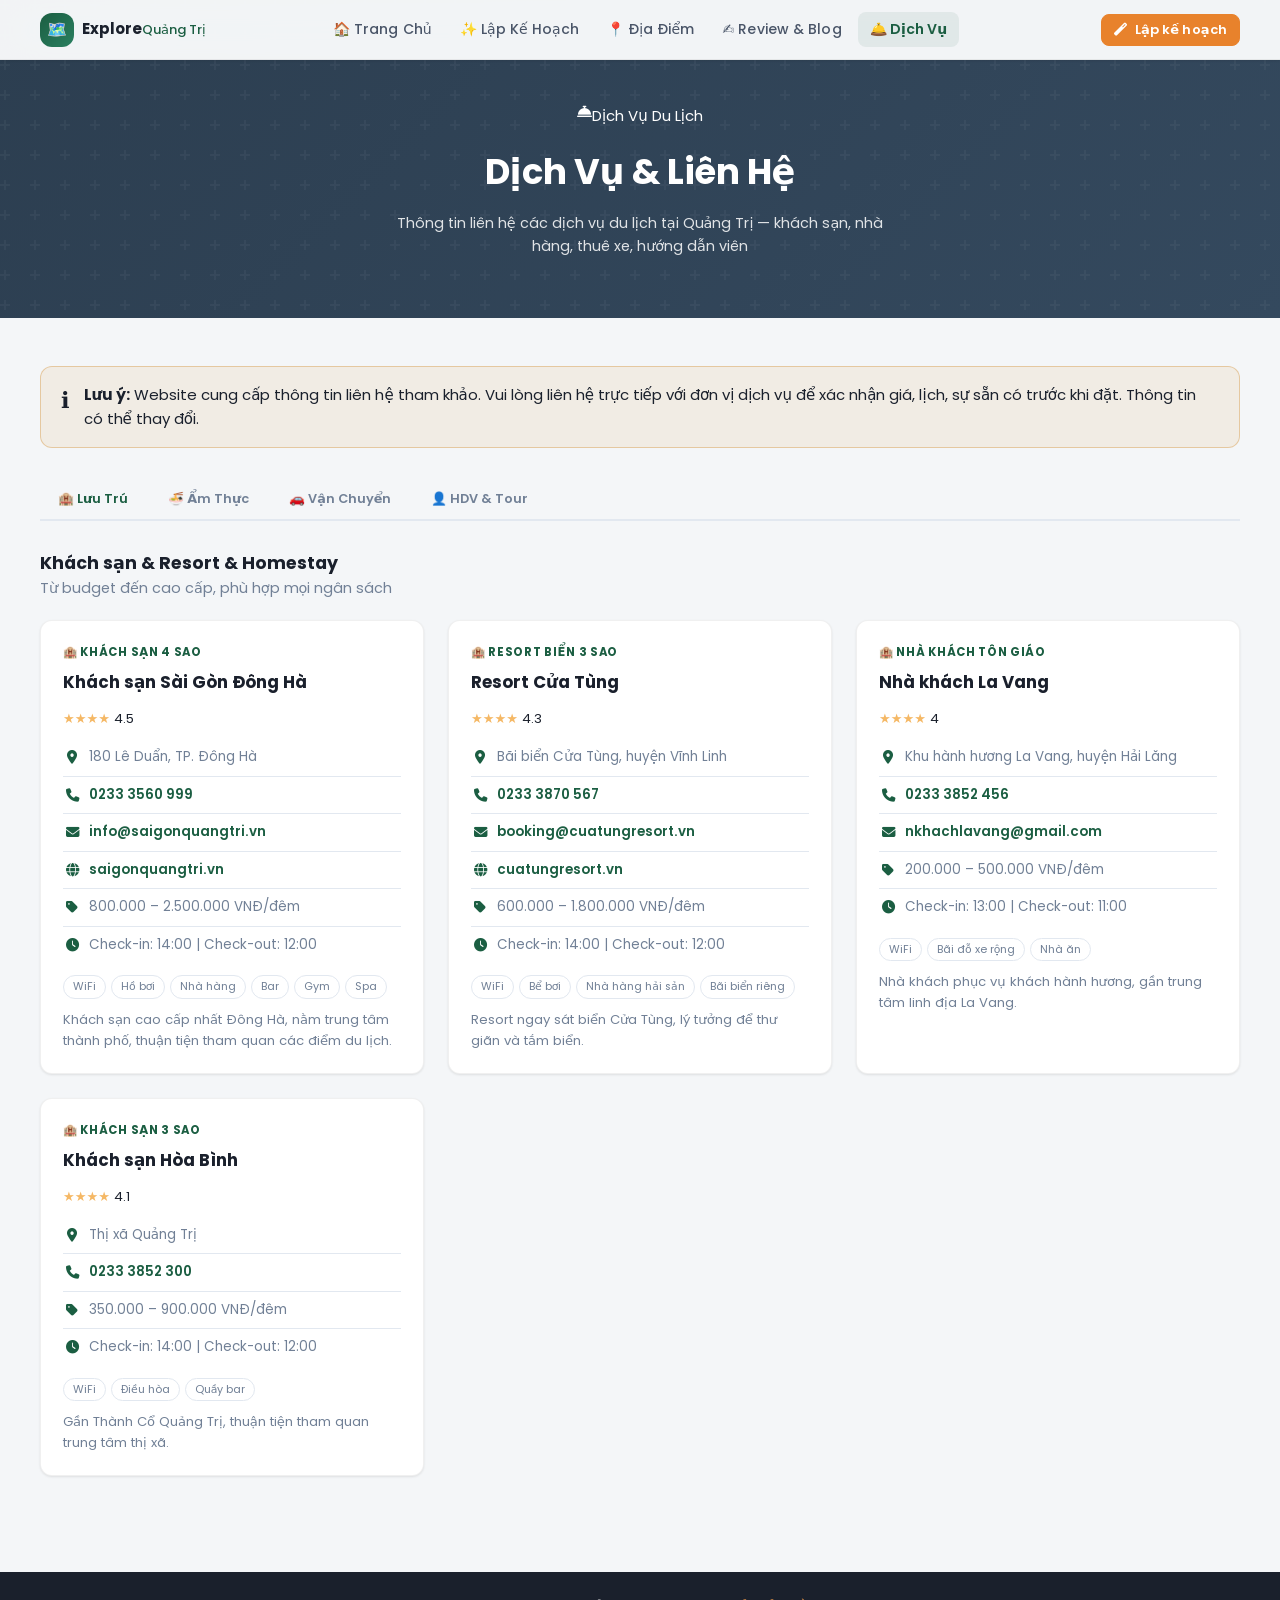
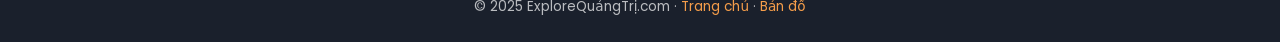
<file: services.html>
<!DOCTYPE html>
<html lang="vi">
<head>
<!-- Google Tag Manager -->
<script>(function(w,d,s,l,i){w[l]=w[l]||[];w[l].push({'gtm.start':
new Date().getTime(),event:'gtm.js'});var f=d.getElementsByTagName(s)[0],
j=d.createElement(s),dl=l!='dataLayer'?'&l='+l:'';j.async=true;j.src=
'https://www.googletagmanager.com/gtm.js?id='+i+dl;f.parentNode.insertBefore(j,f);
})(window,document,'script','dataLayer','GTM-5FL6FF42');</script>
<!-- End Google Tag Manager -->
  <meta charset="UTF-8">
  <meta name="viewport" content="width=device-width, initial-scale=1.0">
  <title>Dịch Vụ Du Lịch Quảng Trị – Khách Sạn, Tour, Thuê Xe, HDV</title>
  <meta name="description" content="Khách sạn, nhà nghỉ, công ty tour, thuê xe máy ô tô, hướng dẫn viên tại Quảng Trị. Uy tín, giá tốt. Tư vấn & đặt dịch vụ miễn phí: 0337 788 044.">
  <link rel="stylesheet" href="https://cdnjs.cloudflare.com/ajax/libs/font-awesome/6.5.1/css/all.min.css">
  <link rel="stylesheet" href="css/style.css">
  <script src="js/navbar.js" defer></script>
  <style>
    .page-hero { background: linear-gradient(135deg, #2c3e50, #34495e); padding: 100px 0 60px; text-align: center; color: #fff; }
    .page-hero h1 { color: #fff; margin-bottom: 12px; }
    .page-hero p { color: rgba(255,255,255,.85); }
    .services-grid { display: grid; grid-template-columns: repeat(auto-fill, minmax(300px, 1fr)); gap: 24px; }
    .service-card { padding: 22px; }
    .service-type-label { font-size: .72rem; font-weight: 700; text-transform: uppercase; letter-spacing: .06em; color: var(--primary); margin-bottom: 8px; }
    .service-name { font-size: 1.05rem; font-weight: 700; margin-bottom: 12px; }
    .service-contact-list { list-style: none; }
    .service-contact-list li { display: flex; align-items: flex-start; gap: 8px; padding: 7px 0; border-bottom: 1px solid var(--border); font-size: .84rem; color: var(--text-muted); }
    .service-contact-list li:last-child { border-bottom: none; }
    .service-contact-list li .icon { color: var(--primary); min-width: 18px; text-align: center; margin-top: 1px; }
    .service-contact-list a { color: var(--primary); font-weight: 600; }
    .rating-stars { color: #f5b865; }
    .tab-content { display: none; }
    .tab-content.active { display: block; }
  </style>
  <!-- ═══ SEO TAGS ════════════════════════════════════════════ -->
  <meta name="robots" content="index, follow, max-snippet:-1, max-image-preview:large">
  <meta name="author" content="Explore Quảng Trị">
  <meta name="geo.region" content="VN-QT">
  <meta name="geo.placename" content="Quảng Trị, Việt Nam">
  <meta name="language" content="vi">
  <meta name="revisit-after" content="7 days">
  <meta name="keywords" content="khách sạn Quảng Trị, thuê xe Quảng Trị, tour du lịch Quảng Trị, hướng dẫn viên Quảng Trị, nhà hàng Quảng Trị, ăn gì ở Quảng Trị, Resort Cửa Tùng, dịch vụ du lịch Quảng Trị">
  <!-- Open Graph -->
  <meta property="og:type" content="website">
  <meta property="og:site_name" content="Explore Quảng Trị">
  <meta property="og:locale" content="vi_VN">
  <meta property="og:url" content="https://explorequangtri.com/services.html">
  <meta property="og:title" content="Dịch Vụ Du Lịch Quảng Trị – Khách Sạn, Tour, Thuê Xe, HDV">
  <meta property="og:description" content="Khách sạn, nhà nghỉ, công ty tour, thuê xe máy ô tô, hướng dẫn viên tại Quảng Trị. Uy tín, giá tốt. Tư vấn & đặt dịch vụ miễn phí: 0337 788 044.">
  <meta property="og:image" content="https://explorequangtri.com/images/og-cover.jpg">
  <meta property="og:image:width" content="1200">
  <meta property="og:image:height" content="630">
  <meta property="og:image:alt" content="Du lịch Quảng Trị – Explore Quảng Trị">
  <!-- Twitter Card -->
  <meta name="twitter:card" content="summary_large_image">
  <meta name="twitter:title" content="Dịch Vụ Du Lịch Quảng Trị – Khách Sạn, Tour, Thuê Xe, HDV">
  <meta name="twitter:description" content="Khách sạn, nhà nghỉ, công ty tour, thuê xe máy ô tô, hướng dẫn viên tại Quảng Trị. Uy tín, giá tốt. Tư vấn & đặt dịch vụ miễn phí: 0337 788 044.">
  <meta name="twitter:image" content="https://explorequangtri.com/images/og-cover.jpg">
  <!-- Canonical -->
  <link rel="canonical" href="https://explorequangtri.com/services.html">
  <!-- JSON-LD Schema -->
  <script type="application/ld+json">
{
  "@context": "https://schema.org",
  "@type": "TravelAgency",
  "name": "Explore Quảng Trị – Dịch Vụ Du Lịch",
  "url": "https://explorequangtri.com/services.html",
  "telephone": "+84337788044",
  "address": {
    "@type": "PostalAddress",
    "addressLocality": "Đông Hà",
    "addressRegion": "Quảng Trị",
    "addressCountry": "VN"
  },
  "hasOfferCatalog": {
    "@type": "OfferCatalog",
    "name": "Dịch vụ du lịch Quảng Trị",
    "itemListElement": [
      {"@type":"Offer","itemOffered":{"@type":"Service","name":"Tour tham quan Thành Cổ Quảng Trị"}},
      {"@type":"Offer","itemOffered":{"@type":"Service","name":"Tour Địa đạo Vịnh Mốc – Cầu Hiền Lương"}},
      {"@type":"Offer","itemOffered":{"@type":"Service","name":"Thuê xe máy tại Quảng Trị"}},
      {"@type":"Offer","itemOffered":{"@type":"Service","name":"Đặt phòng khách sạn Quảng Trị"}}
    ]
  }
}
</script>
  <script type="application/ld+json">
{
  "@context": "https://schema.org",
  "@type": "BreadcrumbList",
  "itemListElement": [
      {"@type":"ListItem","position":1,"name":"Trang Chủ","item":"https://explorequangtri.com/"}
      {"@type":"ListItem","position":2,"name":"Dịch Vụ Du Lịch Quảng Trị","item":"https://explorequangtri.com/services.html"}
  ]
}
</script>
  <!-- ═══ END SEO TAGS ════════════════════════════════════════ -->
</head>
<body class="page-normal">
<!-- Google Tag Manager (noscript) -->
<noscript><iframe src="https://www.googletagmanager.com/ns.html?id=GTM-5FL6FF42"
height="0" width="0" style="display:none;visibility:hidden"></iframe></noscript>
<!-- End Google Tag Manager (noscript) -->

<div class="page-hero">
  <div class="container">
    <div class="hero-badge" style="display:inline-flex;margin-bottom:16px;"><i class="fas fa-concierge-bell"></i> Dịch Vụ Du Lịch</div>
    <h1>Dịch Vụ & Liên Hệ</h1>
    <p>Thông tin liên hệ các dịch vụ du lịch tại Quảng Trị — khách sạn, nhà hàng, thuê xe, hướng dẫn viên</p>
  </div>
</div>

<div class="container section-sm">
  <!-- Important Notice -->
  <div style="background:rgba(212,148,58,.1);border:1px solid rgba(212,148,58,.4);border-radius:var(--radius);padding:16px 20px;margin-bottom:32px;display:flex;gap:14px;align-items:flex-start;">
    <span style="font-size:1.4rem;">ℹ️</span>
    <div>
      <strong>Lưu ý:</strong> Website cung cấp thông tin liên hệ tham khảo. Vui lòng liên hệ trực tiếp với đơn vị dịch vụ để xác nhận giá, lịch, sự sẵn có trước khi đặt. Thông tin có thể thay đổi.
    </div>
  </div>

  <!-- Tabs -->
  <div class="services-tabs" id="servicesTabs">
    <div class="service-tab active" data-tab="stays">🏨 Lưu Trú</div>
    <div class="service-tab" data-tab="restaurants">🍜 Ẩm Thực</div>
    <div class="service-tab" data-tab="transport">🚗 Vận Chuyển</div>
    <div class="service-tab" data-tab="guides">👤 HDV & Tour</div>
  </div>

  <!-- Stays -->
  <div class="tab-content active" id="tab-stays">
    <div style="margin-bottom:20px;">
      <h3>Khách sạn & Resort & Homestay</h3>
      <p style="color:var(--text-muted);font-size:.9rem;">Từ budget đến cao cấp, phù hợp mọi ngân sách</p>
    </div>
    <div class="services-grid" id="staysGrid"></div>
  </div>

  <!-- Restaurants -->
  <div class="tab-content" id="tab-restaurants">
    <div style="margin-bottom:20px;">
      <h3>Nhà Hàng & Quán Ăn</h3>
      <p style="color:var(--text-muted);font-size:.9rem;">Ẩm thực đặc sắc miền Trung và hải sản tươi ngon</p>
    </div>
    <div class="services-grid" id="restaurantsGrid"></div>

    <!-- Local food highlight -->
    <div style="background:var(--bg);border-radius:var(--radius);padding:28px;margin-top:32px;">
      <h3 style="margin-bottom:16px;">🍜 Đặc Sản Không Thể Bỏ Qua</h3>
      <div style="display:grid;grid-template-columns:repeat(auto-fill,minmax(220px,1fr));gap:16px;">
        ${[
          {name:'Bún Bò Quảng Trị',desc:'Nhẹ hơn Huế, ít sả, thêm đặc sản riêng',icon:'🥣'},
          {name:'Hải sản Cửa Việt',desc:'Tôm, cua, mực, cá tươi sống từ biển',icon:'🦀'},
          {name:'Bánh ướt Quảng Trị',desc:'Mỏng, mịn, ăn kèm thịt heo nướng',icon:'🫓'},
          {name:'Cà phê Khe Sanh',desc:'Đặc sản cao nguyên, hương vị độc đáo',icon:'☕'},
          {name:'Mắm Cửa Tùng',desc:'Mắm nêm nổi tiếng cả nước',icon:'🫙'},
          {name:'Rượu cần Pa Kô',desc:'Rượu truyền thống dân tộc vùng núi',icon:'🍶'},
        ].map(item => `
          <div style="display:flex;gap:12px;align-items:flex-start;background:var(--bg-card);padding:14px;border-radius:var(--radius-sm);">
            <span style="font-size:1.6rem;">${item.icon}</span>
            <div>
              <div style="font-weight:700;font-size:.9rem;">${item.name}</div>
              <div style="font-size:.8rem;color:var(--text-muted);">${item.desc}</div>
            </div>
          </div>
        `).join('')}
      </div>
    </div>
  </div>

  <!-- Transport -->
  <div class="tab-content" id="tab-transport">
    <div style="margin-bottom:20px;">
      <h3>Vận Chuyển & Thuê Xe</h3>
      <p style="color:var(--text-muted);font-size:.9rem;">Taxi, thuê xe máy, ô tô và tàu ra đảo</p>
    </div>
    <div class="services-grid" id="transportGrid"></div>

    <!-- How to get there -->
    <div style="background:var(--bg);border-radius:var(--radius);padding:28px;margin-top:32px;">
      <h3 style="margin-bottom:20px;">🚌 Cách Đến Quảng Trị</h3>
      <div style="display:grid;grid-template-columns:repeat(auto-fill,minmax(260px,1fr));gap:20px;">
        <div style="background:var(--bg-card);padding:20px;border-radius:var(--radius-sm);">
          <div style="font-size:1.8rem;margin-bottom:10px;">✈️</div>
          <div style="font-weight:700;margin-bottom:8px;">Máy bay</div>
          <p style="font-size:.85rem;color:var(--text-muted);">Bay đến sân bay Đồng Hới (Quảng Trị) hoặc Đà Nẵng, sau đó thuê xe vào Đông Hà (60–90km).</p>
        </div>
        <div style="background:var(--bg-card);padding:20px;border-radius:var(--radius-sm);">
          <div style="font-size:1.8rem;margin-bottom:10px;">🚂</div>
          <div style="font-weight:700;margin-bottom:8px;">Tàu hỏa</div>
          <p style="font-size:.85rem;color:var(--text-muted);">Ga Đông Hà là điểm dừng của tất cả tàu Bắc–Nam. Từ Hà Nội ~8h, từ TP.HCM ~15h, từ Đà Nẵng ~2.5h.</p>
        </div>
        <div style="background:var(--bg-card);padding:20px;border-radius:var(--radius-sm);">
          <div style="font-size:1.8rem;margin-bottom:10px;">🚌</div>
          <div style="font-weight:700;margin-bottom:8px;">Xe khách</div>
          <p style="font-size:.85rem;color:var(--text-muted);">Nhiều nhà xe chạy tuyến Hà Nội–Đông Hà và TP.HCM–Đông Hà. Giường nằm, giá ~200–350k. Bến xe Đông Hà là điểm đến.</p>
        </div>
        <div style="background:var(--bg-card);padding:20px;border-radius:var(--radius-sm);">
          <div style="font-size:1.8rem;margin-bottom:10px;">🏍️</div>
          <div style="font-weight:700;margin-bottom:8px;">Xe máy / Phượt</div>
          <p style="font-size:.85rem;color:var(--text-muted);">Quảng Trị nằm trên Quốc lộ 1A và đường Hồ Chí Minh — lý tưởng cho các biker. Dừng nghỉ tại Đông Hà trước khi tiếp tục.</p>
        </div>
      </div>
    </div>
  </div>

  <!-- Guides -->
  <div class="tab-content" id="tab-guides">
    <div style="margin-bottom:20px;">
      <h3>Hướng Dẫn Viên & Công Ty Tour</h3>
      <p style="color:var(--text-muted);font-size:.9rem;">HDV địa phương am hiểu lịch sử và công ty tour uy tín</p>
    </div>
    <div class="services-grid" id="guidesGrid"></div>

    <!-- Why local guide -->
    <div style="background:rgba(26,107,92,.06);border:1px solid rgba(26,107,92,.2);border-radius:var(--radius);padding:24px;margin-top:32px;">
      <h4 style="margin-bottom:12px;">🎯 Tại sao nên thuê hướng dẫn viên địa phương?</h4>
      <div style="display:grid;grid-template-columns:repeat(auto-fill,minmax(220px,1fr));gap:14px;font-size:.875rem;">
        <div style="display:flex;gap:10px;">✅ <span>Câu chuyện lịch sử sống động mà sách không có</span></div>
        <div style="display:flex;gap:10px;">✅ <span>Biết quán ăn ngon, giá hợp lý không trên Google</span></div>
        <div style="display:flex;gap:10px;">✅ <span>Hiểu địa hình và điều kiện thực tế tại điểm đến</span></div>
        <div style="display:flex;gap:10px;">✅ <span>Hỗ trợ ngôn ngữ và văn hóa địa phương</span></div>
        <div style="display:flex;gap:10px;">✅ <span>Tối ưu lịch trình tránh giờ cao điểm đông khách</span></div>
        <div style="display:flex;gap:10px;">✅ <span>Góp phần phát triển kinh tế địa phương</span></div>
      </div>
    </div>
  </div>
</div>

<footer style="background:var(--text);color:rgba(255,255,255,.7);text-align:center;padding:24px;font-size:.85rem;margin-top:48px;">
  <div>© 2025 ExploreQuảngTrị.com · <a href="index.html" style="color:var(--accent-light);">Trang chủ</a> · <a href="map.html" style="color:var(--accent-light);">Bản đồ</a></div>
</footer>

<script src="js/data.js"></script>
<script>
  function renderStars(r) { return '<span class="rating-stars">' + '★'.repeat(Math.floor(r||0)) + '</span>'; }

  function renderStays() {
    document.getElementById('staysGrid').innerHTML = services.stays.map(s => `
      <div class="card service-card">
        <div class="service-type-label">🏨 ${s.type}</div>
        <div class="service-name">${s.name}</div>
        <div style="font-size:.82rem;margin-bottom:10px;">${renderStars(s.rating)} ${s.rating}</div>
        <ul class="service-contact-list">
          <li><span class="icon"><i class="fas fa-map-marker-alt"></i></span>${s.address}</li>
          <li><span class="icon"><i class="fas fa-phone"></i></span><a href="tel:${s.phone}">${s.phone}</a></li>
          ${s.email?`<li><span class="icon"><i class="fas fa-envelope"></i></span><a href="mailto:${s.email}">${s.email}</a></li>`:''}
          ${s.website?`<li><span class="icon"><i class="fas fa-globe"></i></span><a href="https://${s.website}" target="_blank">${s.website}</a></li>`:''}
          <li><span class="icon"><i class="fas fa-tag"></i></span>${s.priceRange}</li>
          <li><span class="icon"><i class="fas fa-clock"></i></span>${s.hours}</li>
        </ul>
        ${s.amenities?`<div style="margin-top:12px;display:flex;gap:5px;flex-wrap:wrap;">${s.amenities.map(a=>`<span class="tag">${a}</span>`).join('')}</div>`:''}
        <p style="font-size:.82rem;color:var(--text-muted);margin-top:10px;">${s.description}</p>
      </div>
    `).join('');
  }

  function renderRestaurants() {
    document.getElementById('restaurantsGrid').innerHTML = services.restaurants.map(r => `
      <div class="card service-card">
        <div class="service-type-label">🍜 ${r.type}</div>
        <div class="service-name">${r.name}</div>
        <div style="font-size:.82rem;margin-bottom:10px;">${renderStars(r.rating)} ${r.rating}</div>
        <ul class="service-contact-list">
          <li><span class="icon"><i class="fas fa-map-marker-alt"></i></span>${r.address}</li>
          <li><span class="icon"><i class="fas fa-phone"></i></span><a href="tel:${r.phone}">${r.phone}</a></li>
          <li><span class="icon"><i class="fas fa-tag"></i></span>${r.priceRange}</li>
          <li><span class="icon"><i class="fas fa-clock"></i></span>${r.hours}</li>
        </ul>
        ${r.specialties?`<div style="margin-top:10px;"><div style="font-size:.75rem;font-weight:700;text-transform:uppercase;color:var(--text-muted);margin-bottom:6px;">Đặc sản</div><div style="display:flex;gap:5px;flex-wrap:wrap;">${r.specialties.map(s=>`<span class="tag">${s}</span>`).join('')}</div></div>`:''}
        <p style="font-size:.82rem;color:var(--text-muted);margin-top:10px;">${r.description}</p>
      </div>
    `).join('');
  }

  function renderTransport() {
    document.getElementById('transportGrid').innerHTML = services.transport.map(t => `
      <div class="card service-card">
        <div class="service-type-label">🚗 ${t.type}</div>
        <div class="service-name">${t.name}</div>
        <ul class="service-contact-list">
          ${t.address?`<li><span class="icon"><i class="fas fa-map-marker-alt"></i></span>${t.address}</li>`:''}
          <li><span class="icon"><i class="fas fa-phone"></i></span><a href="tel:${t.phone}">${t.phone}</a></li>
          ${t.email?`<li><span class="icon"><i class="fas fa-envelope"></i></span><a href="mailto:${t.email}">${t.email}</a></li>`:''}
          <li><span class="icon"><i class="fas fa-tag"></i></span>${t.priceRange}</li>
          <li><span class="icon"><i class="fas fa-clock"></i></span>${t.hours}</li>
        </ul>
        ${t.vehicles?`<div style="margin-top:10px;"><div style="font-size:.75rem;font-weight:700;text-transform:uppercase;color:var(--text-muted);margin-bottom:6px;">Phương tiện</div><div style="display:flex;gap:5px;flex-wrap:wrap;">${t.vehicles.map(v=>`<span class="tag">${v}</span>`).join('')}</div></div>`:''}
        <p style="font-size:.82rem;color:var(--text-muted);margin-top:10px;">${t.description}</p>
      </div>
    `).join('');
  }

  function renderGuides() {
    document.getElementById('guidesGrid').innerHTML = services.guides.map(g => `
      <div class="card service-card">
        <div class="service-type-label">👤 ${g.type}</div>
        <div class="service-name">${g.name}</div>
        ${g.rating?`<div style="font-size:.82rem;margin-bottom:10px;">${renderStars(g.rating)} ${g.rating} · ${g.experience||''}</div>`:''}
        <ul class="service-contact-list">
          ${g.address?`<li><span class="icon"><i class="fas fa-map-marker-alt"></i></span>${g.address}</li>`:''}
          <li><span class="icon"><i class="fas fa-phone"></i></span><a href="tel:${g.phone}">${g.phone}</a></li>
          ${g.email?`<li><span class="icon"><i class="fas fa-envelope"></i></span><a href="mailto:${g.email}">${g.email}</a></li>`:''}
          ${g.website?`<li><span class="icon"><i class="fas fa-globe"></i></span><a href="https://${g.website}" target="_blank">${g.website}</a></li>`:''}
          <li><span class="icon"><i class="fas fa-tag"></i></span>${g.priceRange}</li>
          ${g.hours?`<li><span class="icon"><i class="fas fa-clock"></i></span>${g.hours}</li>`:''}
        </ul>
        ${g.languages?`<div style="margin-top:10px;"><div style="font-size:.75rem;font-weight:700;text-transform:uppercase;color:var(--text-muted);margin-bottom:6px;">Ngôn ngữ</div><div style="display:flex;gap:5px;flex-wrap:wrap;">${g.languages.map(l=>`<span class="tag">${l}</span>`).join('')}</div></div>`:''}
        ${g.specialties?`<div style="margin-top:8px;"><div style="font-size:.75rem;font-weight:700;text-transform:uppercase;color:var(--text-muted);margin-bottom:6px;">Chuyên môn</div><div style="display:flex;gap:5px;flex-wrap:wrap;">${g.specialties.map(s=>`<span class="tag">${s}</span>`).join('')}</div></div>`:''}
        <p style="font-size:.82rem;color:var(--text-muted);margin-top:10px;">${g.description}</p>
      </div>
    `).join('');
  }

  document.addEventListener('DOMContentLoaded', () => {
    renderStays(); renderRestaurants(); renderTransport(); renderGuides();

    document.querySelectorAll('.service-tab').forEach(tab => {
      tab.addEventListener('click', () => {
        document.querySelectorAll('.service-tab').forEach(t => t.classList.remove('active'));
        document.querySelectorAll('.tab-content').forEach(c => c.classList.remove('active'));
        tab.classList.add('active');
        document.getElementById('tab-' + tab.dataset.tab).classList.add('active');
      });
    });

    const params = new URLSearchParams(window.location.search);
    const tab = params.get('tab');
    if (tab) {
      const tabEl = document.querySelector(`.service-tab[data-tab="${tab}"]`);
      if (tabEl) tabEl.click();
    }
  });
</script>
</body>
</html>
</file>
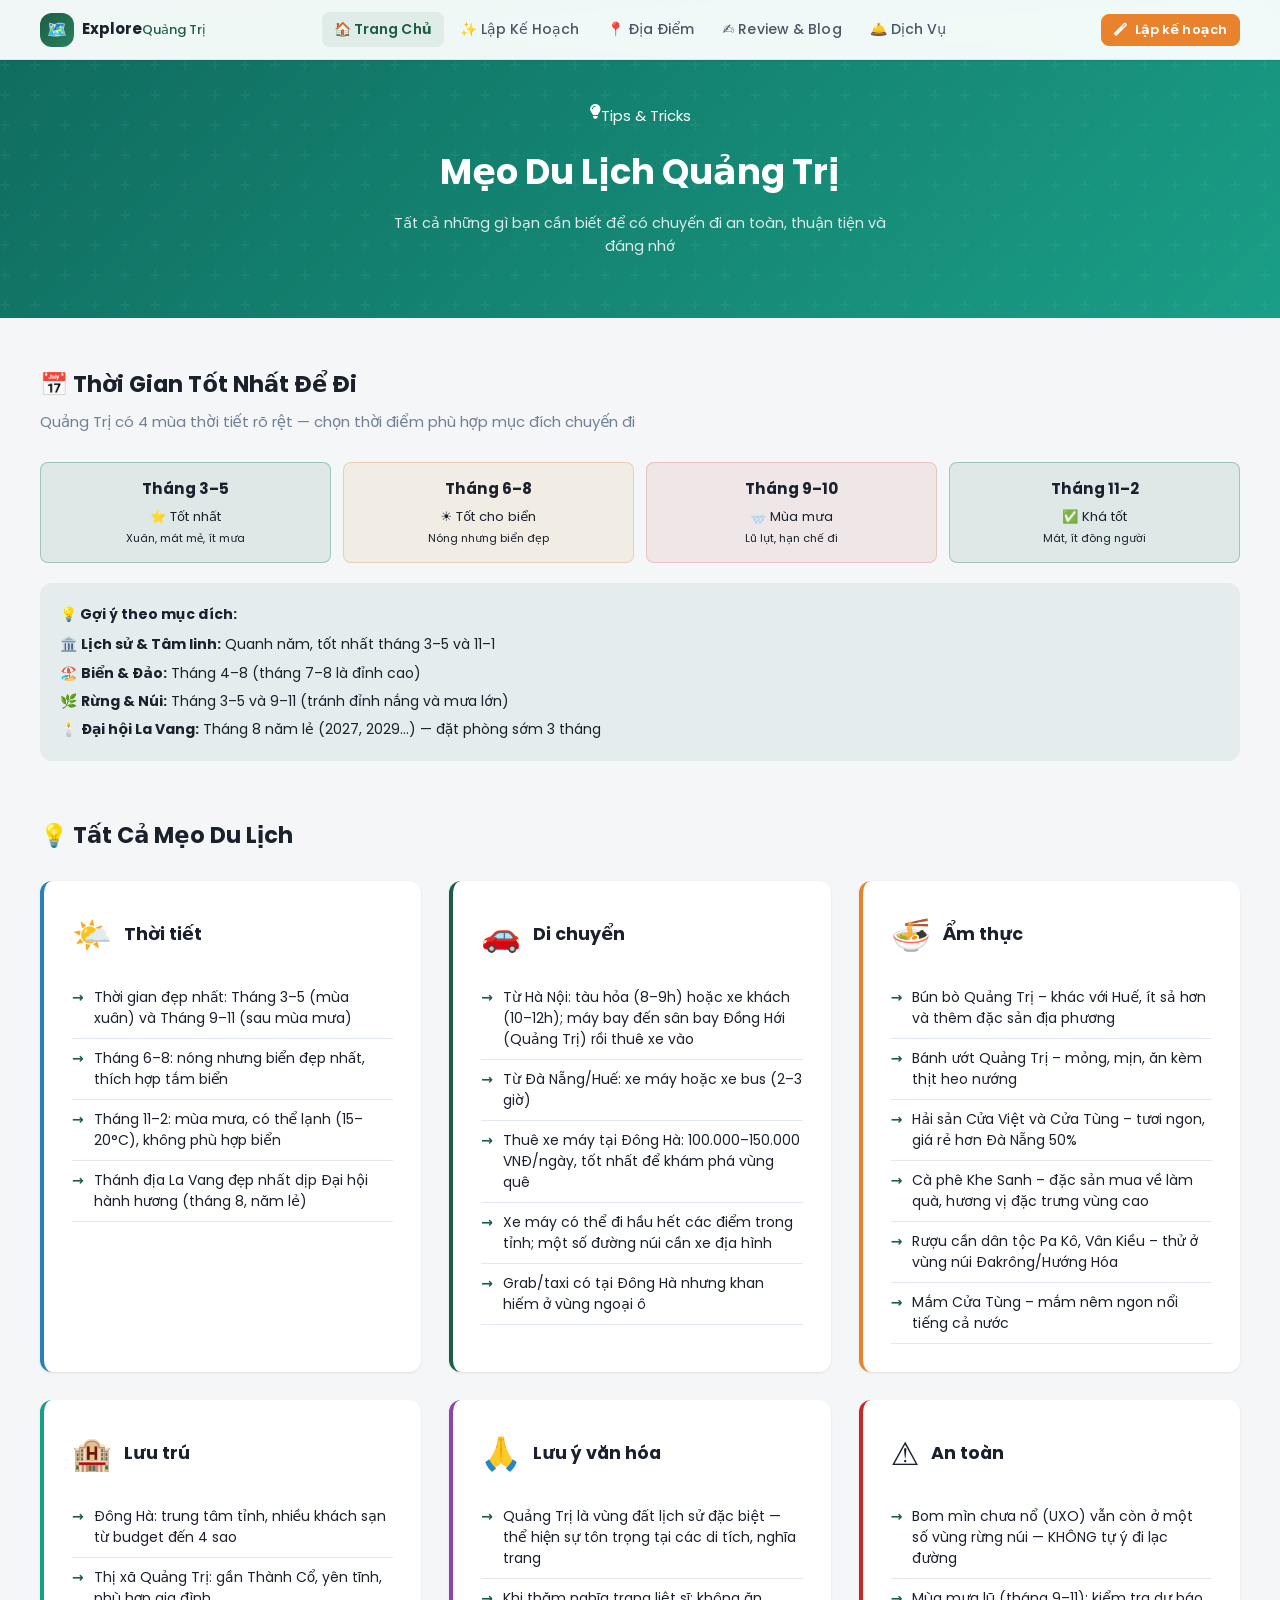
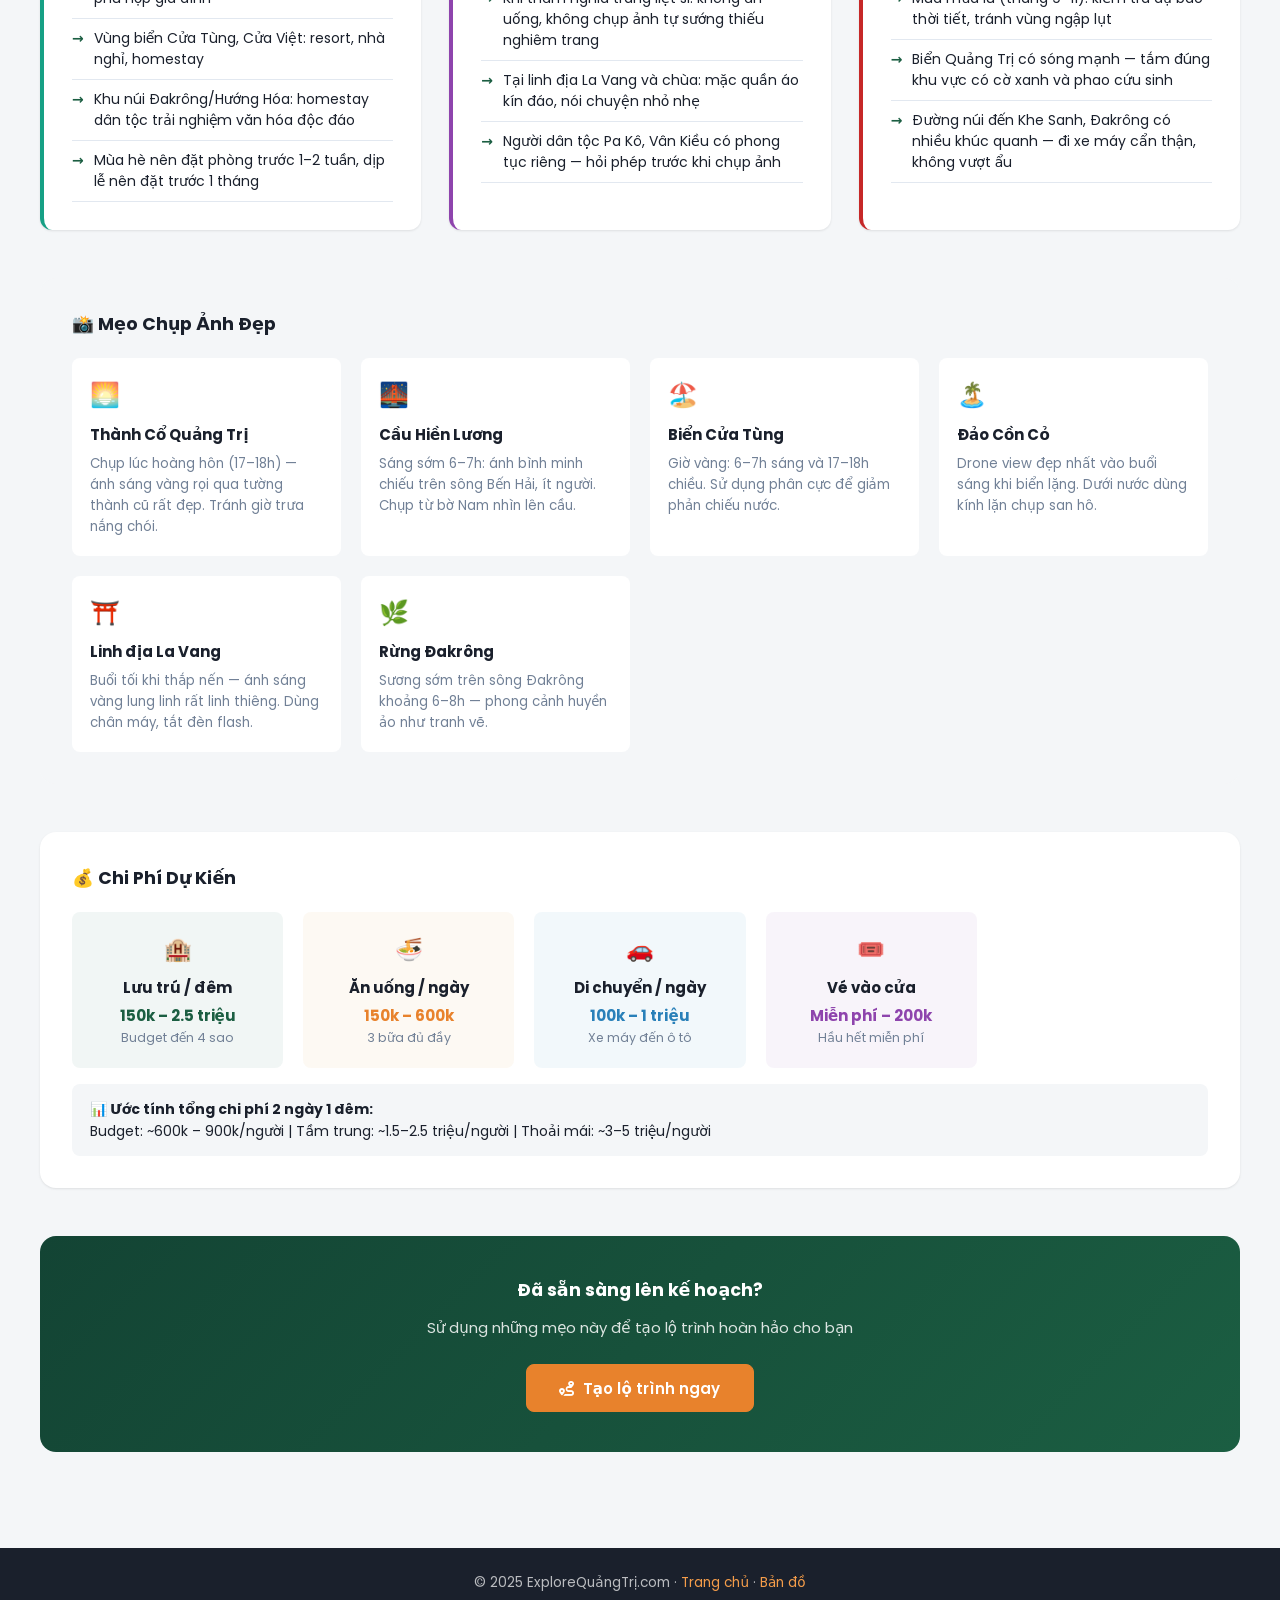
<file: tips.html>
<!DOCTYPE html>
<html lang="vi">
<head>
<!-- Google Tag Manager -->
<script>(function(w,d,s,l,i){w[l]=w[l]||[];w[l].push({'gtm.start':
new Date().getTime(),event:'gtm.js'});var f=d.getElementsByTagName(s)[0],
j=d.createElement(s),dl=l!='dataLayer'?'&l='+l:'';j.async=true;j.src=
'https://www.googletagmanager.com/gtm.js?id='+i+dl;f.parentNode.insertBefore(j,f);
})(window,document,'script','dataLayer','GTM-5FL6FF42');</script>
<!-- End Google Tag Manager -->
  <meta charset="UTF-8">
  <meta name="viewport" content="width=device-width, initial-scale=1.0">
  <title>Kinh Nghiệm Du Lịch Quảng Trị 2025 | Thời Tiết & Ẩm Thực</title>
  <meta name="description" content="Kinh nghiệm du lịch Quảng Trị 2025: thời điểm đẹp nhất, cách di chuyển, đặc sản phải thử, mẹo tham quan Thành Cổ, Vịnh Mốc, biển Cửa Tùng.">
  <link rel="stylesheet" href="https://cdnjs.cloudflare.com/ajax/libs/font-awesome/6.5.1/css/all.min.css">
  <link rel="stylesheet" href="css/style.css">
  <script src="js/navbar.js" defer></script>
  <style>
    .page-hero { background: linear-gradient(135deg, #0f6b5e, #1a9e87); padding: 100px 0 60px; text-align: center; color: #fff; }
    .page-hero h1 { color: #fff; margin-bottom: 12px; }
    .page-hero p { color: rgba(255,255,255,.85); }
    .tips-full-grid { display: grid; grid-template-columns: repeat(auto-fill, minmax(360px, 1fr)); gap: 28px; }
    .tip-card-full { background: var(--bg-card); border-radius: var(--radius); padding: 28px; box-shadow: var(--shadow-sm); transition: all var(--transition); }
    .tip-card-full:hover { box-shadow: var(--shadow-md); transform: translateY(-2px); }
    .tip-card-full.weather { border-left: 4px solid #2980b9; }
    .tip-card-full.transport { border-left: 4px solid var(--primary); }
    .tip-card-full.food { border-left: 4px solid var(--accent); }
    .tip-card-full.stay { border-left: 4px solid #16a085; }
    .tip-card-full.culture { border-left: 4px solid #8e44ad; }
    .tip-card-full.safety { border-left: 4px solid var(--danger); }
    .tip-card-full.photo { border-left: 4px solid #f39c12; }
    .best-time-grid { display: grid; grid-template-columns: repeat(4, 1fr); gap: 12px; }
    @media (max-width: 768px) { .best-time-grid { grid-template-columns: repeat(2, 1fr); } }
    .month-card { padding: 14px; border-radius: var(--radius-sm); text-align: center; font-size: .82rem; }
    .month-good { background: rgba(26,107,92,.1); border: 1px solid rgba(26,107,92,.3); }
    .month-ok { background: rgba(212,148,58,.1); border: 1px solid rgba(212,148,58,.3); }
    .month-bad { background: rgba(192,57,43,.08); border: 1px solid rgba(192,57,43,.2); }
    .month-name { font-weight: 700; font-size: .95rem; margin-bottom: 4px; }
  </style>
  <!-- ═══ SEO TAGS ════════════════════════════════════════════ -->
  <meta name="robots" content="index, follow, max-snippet:-1, max-image-preview:large">
  <meta name="author" content="Explore Quảng Trị">
  <meta name="geo.region" content="VN-QT">
  <meta name="geo.placename" content="Quảng Trị, Việt Nam">
  <meta name="language" content="vi">
  <meta name="revisit-after" content="7 days">
  <meta name="keywords" content="kinh nghiệm du lịch Quảng Trị, mẹo du lịch Quảng Trị, thời tiết Quảng Trị, đặc sản Quảng Trị, cách đi Quảng Trị, di chuyển Quảng Trị, khi nào nên đến Quảng Trị, phượt Quảng Trị, ăn gì ở Quảng Trị">
  <!-- Open Graph -->
  <meta property="og:type" content="article">
  <meta property="og:site_name" content="Explore Quảng Trị">
  <meta property="og:locale" content="vi_VN">
  <meta property="og:url" content="https://explorequangtri.com/tips.html">
  <meta property="og:title" content="Kinh Nghiệm Du Lịch Quảng Trị 2025 – Thời Tiết, Di Chuyển, Ẩm Thực">
  <meta property="og:description" content="Tổng hợp kinh nghiệm du lịch Quảng Trị 2025: thời điểm đẹp nhất, cách đi, đặc sản phải thử, mẹo tham quan Thành Cổ, Vịnh Mốc, Cầu Hiền Lương. An toàn & tiết kiệm.">
  <meta property="og:image" content="https://explorequangtri.com/images/og-cover.jpg">
  <meta property="og:image:width" content="1200">
  <meta property="og:image:height" content="630">
  <meta property="og:image:alt" content="Du lịch Quảng Trị – Explore Quảng Trị">
  <!-- Twitter Card -->
  <meta name="twitter:card" content="summary_large_image">
  <meta name="twitter:title" content="Kinh Nghiệm Du Lịch Quảng Trị 2025 – Thời Tiết, Di Chuyển, Ẩm Thực">
  <meta name="twitter:description" content="Tổng hợp kinh nghiệm du lịch Quảng Trị 2025: thời điểm đẹp nhất, cách đi, đặc sản phải thử, mẹo tham quan Thành Cổ, Vịnh Mốc, Cầu Hiền Lương. An toàn & tiết kiệm.">
  <meta name="twitter:image" content="https://explorequangtri.com/images/og-cover.jpg">
  <!-- Canonical -->
  <link rel="canonical" href="https://explorequangtri.com/tips.html">
  <!-- JSON-LD Schema -->
  <script type="application/ld+json">
{
  "@context": "https://schema.org",
  "@type": "FAQPage",
  "mainEntity": [
    {
      "@type": "Question",
      "name": "Thời điểm đẹp nhất để du lịch Quảng Trị là khi nào?",
      "acceptedAnswer": {
        "@type": "Answer",
        "text": "Thời điểm lý tưởng nhất để du lịch Quảng Trị là từ tháng 3 đến tháng 8. Tháng 4-7 nắng đẹp, ít mưa, thuận lợi cho tham quan di tích và tắm biển. Tránh tháng 9-11 là mùa mưa lũ miền Trung."
      }
    },
    {
      "@type": "Question",
      "name": "Đặc sản Quảng Trị nên thử là gì?",
      "acceptedAnswer": {
        "@type": "Answer",
        "text": "Đặc sản Quảng Trị nổi tiếng: bún bò Quảng Trị, bánh ướt thịt nướng, cháo bột lọc, hải sản Cửa Việt-Cửa Tùng, chả ram, bánh khoái Thành Cổ. Giá rẻ hơn Đà Nẵng, Huế nhiều lần."
      }
    },
    {
      "@type": "Question",
      "name": "Đi từ Đà Nẵng đến Quảng Trị mất bao lâu?",
      "acceptedAnswer": {
        "@type": "Answer",
        "text": "Từ Đà Nẵng đến Đông Hà (Quảng Trị) khoảng 150km, đi xe khách khoảng 3-4 giờ, tự lái xe khoảng 2.5 giờ qua đường QL1A hoặc đường cao tốc Đà Nẵng - Quảng Ngãi - QL1."
      }
    },
    {
      "@type": "Question",
      "name": "Chi phí du lịch Quảng Trị bao nhiêu?",
      "acceptedAnswer": {
        "@type": "Answer",
        "text": "Chi phí du lịch Quảng Trị 3 ngày 2 đêm khoảng 1.5-2.5 triệu/người (tự túc): khách sạn 200-400k/đêm, ăn uống 100-200k/ngày, thuê xe máy 100-150k/ngày. Các di tích lịch sử đều miễn phí vào cửa."
      }
    }
  ]
}
</script>
  <script type="application/ld+json">
{
  "@context": "https://schema.org",
  "@type": "BreadcrumbList",
  "itemListElement": [
      {"@type":"ListItem","position":1,"name":"Trang Chủ","item":"https://explorequangtri.com/"}
      {"@type":"ListItem","position":2,"name":"Kinh Nghiệm Du Lịch Quảng Trị","item":"https://explorequangtri.com/tips.html"}
  ]
}
</script>
  <!-- ═══ END SEO TAGS ════════════════════════════════════════ -->
</head>
<body class="page-normal">
<!-- Google Tag Manager (noscript) -->
<noscript><iframe src="https://www.googletagmanager.com/ns.html?id=GTM-5FL6FF42"
height="0" width="0" style="display:none;visibility:hidden"></iframe></noscript>
<!-- End Google Tag Manager (noscript) -->

<div class="page-hero">
  <div class="container">
    <div class="hero-badge" style="display:inline-flex;margin-bottom:16px;"><i class="fas fa-lightbulb"></i> Tips & Tricks</div>
    <h1>Mẹo Du Lịch Quảng Trị</h1>
    <p>Tất cả những gì bạn cần biết để có chuyến đi an toàn, thuận tiện và đáng nhớ</p>
  </div>
</div>

<div class="container section-sm">

  <!-- Best time to visit -->
  <div style="margin-bottom:56px;">
    <h2 style="margin-bottom:8px;">📅 Thời Gian Tốt Nhất Để Đi</h2>
    <p style="color:var(--text-muted);margin-bottom:28px;">Quảng Trị có 4 mùa thời tiết rõ rệt — chọn thời điểm phù hợp mục đích chuyến đi</p>
    <div class="best-time-grid">
      <div class="month-card month-good"><div class="month-name">Tháng 3–5</div>⭐ Tốt nhất<br><small>Xuân, mát mẻ, ít mưa</small></div>
      <div class="month-card month-ok"><div class="month-name">Tháng 6–8</div>☀️ Tốt cho biển<br><small>Nóng nhưng biển đẹp</small></div>
      <div class="month-card month-bad"><div class="month-name">Tháng 9–10</div>🌧️ Mùa mưa<br><small>Lũ lụt, hạn chế đi</small></div>
      <div class="month-card month-good"><div class="month-name">Tháng 11–2</div>✅ Khá tốt<br><small>Mát, ít đông người</small></div>
    </div>
    <div style="background:rgba(26,107,92,.07);border-radius:var(--radius);padding:20px;margin-top:20px;font-size:.875rem;">
      <strong>💡 Gợi ý theo mục đích:</strong>
      <ul style="list-style:none;margin-top:8px;display:flex;flex-direction:column;gap:6px;">
        <li>🏛️ <strong>Lịch sử & Tâm linh:</strong> Quanh năm, tốt nhất tháng 3–5 và 11–1</li>
        <li>🏖️ <strong>Biển & Đảo:</strong> Tháng 4–8 (tháng 7–8 là đỉnh cao)</li>
        <li>🌿 <strong>Rừng & Núi:</strong> Tháng 3–5 và 9–11 (tránh đỉnh nắng và mưa lớn)</li>
        <li>🕯️ <strong>Đại hội La Vang:</strong> Tháng 8 năm lẻ (2027, 2029...) — đặt phòng sớm 3 tháng</li>
      </ul>
    </div>
  </div>

  <!-- All Tips -->
  <h2 style="margin-bottom:28px;">💡 Tất Cả Mẹo Du Lịch</h2>
  <div class="tips-full-grid" id="allTips">
    <!-- Filled by JS -->
  </div>

  <!-- Photo Tips -->
  <div style="background:var(--bg);border-radius:var(--radius-lg);padding:32px;margin-top:48px;">
    <h3 style="margin-bottom:20px;">📸 Mẹo Chụp Ảnh Đẹp</h3>
    <div style="display:grid;grid-template-columns:repeat(auto-fill,minmax(260px,1fr));gap:20px;">
      <div style="background:var(--bg-card);padding:18px;border-radius:var(--radius-sm);">
        <div style="font-size:1.5rem;margin-bottom:8px;">🌅</div>
        <div style="font-weight:700;margin-bottom:6px;">Thành Cổ Quảng Trị</div>
        <p style="font-size:.83rem;color:var(--text-muted);">Chụp lúc hoàng hôn (17–18h) — ánh sáng vàng rọi qua tường thành cũ rất đẹp. Tránh giờ trưa nắng chói.</p>
      </div>
      <div style="background:var(--bg-card);padding:18px;border-radius:var(--radius-sm);">
        <div style="font-size:1.5rem;margin-bottom:8px;">🌉</div>
        <div style="font-weight:700;margin-bottom:6px;">Cầu Hiền Lương</div>
        <p style="font-size:.83rem;color:var(--text-muted);">Sáng sớm 6–7h: ánh bình minh chiếu trên sông Bến Hải, ít người. Chụp từ bờ Nam nhìn lên cầu.</p>
      </div>
      <div style="background:var(--bg-card);padding:18px;border-radius:var(--radius-sm);">
        <div style="font-size:1.5rem;margin-bottom:8px;">🏖️</div>
        <div style="font-weight:700;margin-bottom:6px;">Biển Cửa Tùng</div>
        <p style="font-size:.83rem;color:var(--text-muted);">Giờ vàng: 6–7h sáng và 17–18h chiều. Sử dụng phân cực để giảm phản chiếu nước.</p>
      </div>
      <div style="background:var(--bg-card);padding:18px;border-radius:var(--radius-sm);">
        <div style="font-size:1.5rem;margin-bottom:8px;">🏝️</div>
        <div style="font-weight:700;margin-bottom:6px;">Đảo Cồn Cỏ</div>
        <p style="font-size:.83rem;color:var(--text-muted);">Drone view đẹp nhất vào buổi sáng khi biển lặng. Dưới nước dùng kính lặn chụp san hô.</p>
      </div>
      <div style="background:var(--bg-card);padding:18px;border-radius:var(--radius-sm);">
        <div style="font-size:1.5rem;margin-bottom:8px;">⛩️</div>
        <div style="font-weight:700;margin-bottom:6px;">Linh địa La Vang</div>
        <p style="font-size:.83rem;color:var(--text-muted);">Buổi tối khi thắp nến — ánh sáng vàng lung linh rất linh thiêng. Dùng chân máy, tắt đèn flash.</p>
      </div>
      <div style="background:var(--bg-card);padding:18px;border-radius:var(--radius-sm);">
        <div style="font-size:1.5rem;margin-bottom:8px;">🌿</div>
        <div style="font-weight:700;margin-bottom:6px;">Rừng Đakrông</div>
        <p style="font-size:.83rem;color:var(--text-muted);">Sương sớm trên sông Đakrông khoảng 6–8h — phong cảnh huyền ảo như tranh vẽ.</p>
      </div>
    </div>
  </div>

  <!-- Budget Guide -->
  <div style="margin-top:48px;background:var(--bg-card);border-radius:var(--radius-lg);padding:32px;box-shadow:var(--shadow-sm);">
    <h3 style="margin-bottom:20px;">💰 Chi Phí Dự Kiến</h3>
    <div style="display:grid;grid-template-columns:repeat(auto-fill,minmax(200px,1fr));gap:20px;">
      <div style="text-align:center;padding:20px;background:rgba(26,107,92,.06);border-radius:var(--radius-sm);">
        <div style="font-size:1.4rem;margin-bottom:8px;">🏨</div>
        <div style="font-weight:700;margin-bottom:4px;">Lưu trú / đêm</div>
        <div style="color:var(--primary);font-weight:700;">150k – 2.5 triệu</div>
        <div style="font-size:.78rem;color:var(--text-muted);">Budget đến 4 sao</div>
      </div>
      <div style="text-align:center;padding:20px;background:rgba(212,148,58,.06);border-radius:var(--radius-sm);">
        <div style="font-size:1.4rem;margin-bottom:8px;">🍜</div>
        <div style="font-weight:700;margin-bottom:4px;">Ăn uống / ngày</div>
        <div style="color:var(--accent);font-weight:700;">150k – 600k</div>
        <div style="font-size:.78rem;color:var(--text-muted);">3 bữa đủ đầy</div>
      </div>
      <div style="text-align:center;padding:20px;background:rgba(41,128,185,.06);border-radius:var(--radius-sm);">
        <div style="font-size:1.4rem;margin-bottom:8px;">🚗</div>
        <div style="font-weight:700;margin-bottom:4px;">Di chuyển / ngày</div>
        <div style="color:#2980b9;font-weight:700;">100k – 1 triệu</div>
        <div style="font-size:.78rem;color:var(--text-muted);">Xe máy đến ô tô</div>
      </div>
      <div style="text-align:center;padding:20px;background:rgba(142,68,173,.06);border-radius:var(--radius-sm);">
        <div style="font-size:1.4rem;margin-bottom:8px;">🎟️</div>
        <div style="font-weight:700;margin-bottom:4px;">Vé vào cửa</div>
        <div style="color:#8e44ad;font-weight:700;">Miễn phí – 200k</div>
        <div style="font-size:.78rem;color:var(--text-muted);">Hầu hết miễn phí</div>
      </div>
    </div>
    <div style="margin-top:16px;padding:14px 18px;background:var(--bg);border-radius:var(--radius-sm);font-size:.875rem;">
      <strong>📊 Ước tính tổng chi phí 2 ngày 1 đêm:</strong>
      <br>Budget: ~600k – 900k/người | Tầm trung: ~1.5–2.5 triệu/người | Thoải mái: ~3–5 triệu/người
    </div>
  </div>

  <!-- CTA -->
  <div style="text-align:center;margin-top:48px;padding:40px;background:linear-gradient(135deg,var(--primary-dark),var(--primary));border-radius:var(--radius-lg);color:#fff;">
    <h3 style="color:#fff;margin-bottom:12px;">Đã sẵn sàng lên kế hoạch?</h3>
    <p style="color:rgba(255,255,255,.85);margin-bottom:24px;">Sử dụng những mẹo này để tạo lộ trình hoàn hảo cho bạn</p>
    <a href="itinerary.html" class="btn btn-accent btn-lg">
      <i class="fas fa-route"></i> Tạo lộ trình ngay
    </a>
  </div>
</div>

<footer style="background:var(--text);color:rgba(255,255,255,.7);text-align:center;padding:24px;font-size:.85rem;margin-top:48px;">
  <div>© 2025 ExploreQuảngTrị.com · <a href="index.html" style="color:var(--accent-light);">Trang chủ</a> · <a href="map.html" style="color:var(--accent-light);">Bản đồ</a></div>
</footer>

<script src="js/data.js"></script>
<script>
  const tipClasses = ['weather','transport','food','stay','culture','safety'];

  document.addEventListener('DOMContentLoaded', () => {
    const container = document.getElementById('allTips');
    container.innerHTML = generalTips.map((tip, i) => `
      <div class="tip-card-full ${tipClasses[i] || 'weather'}">
        <div style="display:flex;align-items:center;gap:12px;margin-bottom:18px;">
          <span style="font-size:2rem;">${tip.icon}</span>
          <h3 style="font-size:1.1rem;">${tip.category}</h3>
        </div>
        <ul style="list-style:none;">
          ${tip.tips.map(t => `
            <li style="padding:9px 0;border-bottom:1px solid var(--border);font-size:.875rem;display:flex;gap:10px;line-height:1.5;">
              <span style="color:var(--primary);font-weight:700;flex-shrink:0;">→</span>
              <span>${t}</span>
            </li>
          `).join('')}
        </ul>
      </div>
    `).join('');
  });
</script>
</body>
</html>
</file>
<file: css/style.css>
/* ============================================================
   EXPLORE QUẢNG TRỊ — Design System v2
   Font: Poppins | Map-centric | Glassmorphism
   ============================================================ */

/* ── Google Fonts ── */
@import url('https://fonts.googleapis.com/css2?family=Poppins:ital,wght@0,300;0,400;0,500;0,600;0,700;0,800;1,400&display=swap');

/* ── Backward-compat aliases (for older page inline styles) ── */
:root {
  --primary:       var(--c-primary);
  --primary-dark:  var(--c-primary-dark);
  --primary-light: var(--c-primary-light);
  --accent:        var(--c-accent);
  --accent-light:  var(--c-accent-light);
  --danger:        var(--c-danger);
  --text:          var(--c-text);
  --text-muted:    var(--c-muted);
  --bg:            var(--c-bg);
  --bg-card:       var(--c-surface);
  --border:        var(--c-border);
  --shadow-sm:     var(--sh-xs);
  --shadow-md:     var(--sh);
  --shadow-lg:     var(--sh-lg);
  --radius:        var(--r);
  --radius-sm:     var(--r-sm);
  --radius-lg:     var(--r-lg);
  --font-head:     var(--font);
  --font-body:     var(--font);
  --transition:    calc(var(--t)) var(--ease);
}

/* ── Design Tokens ── */
:root {
  /* Brand Colors */
  --c-primary:       #1B5E42;
  --c-primary-dark:  #134434;
  --c-primary-light: #2A8060;
  --c-primary-faint: rgba(27, 94, 66, 0.08);
  --c-accent:        #E8822C;
  --c-accent-dark:   #C96A1A;
  --c-accent-light:  #F59D4A;
  --c-accent-faint:  rgba(232, 130, 44, 0.1);
  --c-blue:          #1565C0;
  --c-danger:        #C62828;
  --c-success:       #2E7D32;
  --c-warning:       #F57F17;

  /* Category marker colors */
  --c-history:   #7B3F00;
  --c-nature:    #1B5E20;
  --c-beach:     #0D47A1;
  --c-religion:  #4A148C;
  --c-food:      #B71C1C;
  --c-stay:      #004D40;
  --c-transport: #37474F;
  --c-service:   #263238;

  /* Surfaces */
  --c-bg:        #F4F6F8;
  --c-surface:   #FFFFFF;
  --c-surface-2: #F0F2F5;
  --c-border:    #E2E8F0;
  --c-border-2:  rgba(0, 0, 0, 0.06);

  /* Text */
  --c-text:      #1A202C;
  --c-text-2:    #4A5568;
  --c-muted:     #718096;
  --c-faint:     #A0AEC0;

  /* Glass effect */
  --glass:        rgba(255, 255, 255, 0.94);
  --glass-dark:   rgba(26, 32, 44, 0.85);
  --glass-border: rgba(255, 255, 255, 0.7);
  --backdrop:     blur(20px) saturate(200%);

  /* Typography */
  --font: 'Poppins', 'Segoe UI', system-ui, sans-serif;

  /* Sizing */
  --navbar-h:  60px;
  --sidebar-w: 360px;
  --detail-w:  400px;
  --r-xs: 4px;
  --r-sm: 8px;
  --r:    12px;
  --r-lg: 16px;
  --r-xl: 24px;
  --r-full: 9999px;

  /* 8px spacing grid */
  --sp-1:  4px;   --sp-2:  8px;   --sp-3: 12px;
  --sp-4: 16px;   --sp-5: 20px;   --sp-6: 24px;
  --sp-8: 32px;   --sp-10: 40px;  --sp-12: 48px;
  --sp-16: 64px;  --sp-20: 80px;  --sp-24: 96px;

  /* Button heights (standard: sm=32 md=40 lg=48) */
  --btn-h-sm: 32px;
  --btn-h-md: 40px;
  --btn-h-lg: 48px;

  /* Shadows */
  --sh-xs: 0 1px 3px rgba(0,0,0,.06), 0 1px 2px rgba(0,0,0,.04);
  --sh-sm: 0 2px 8px rgba(0,0,0,.08), 0 1px 3px rgba(0,0,0,.05);
  --sh:    0 4px 16px rgba(0,0,0,.10), 0 2px 6px rgba(0,0,0,.06);
  --sh-lg: 0 10px 36px rgba(0,0,0,.13), 0 4px 12px rgba(0,0,0,.07);
  --sh-xl: 0 20px 60px rgba(0,0,0,.18), 0 8px 20px rgba(0,0,0,.10);

  /* Transitions */
  --ease:      cubic-bezier(.4, 0, .2, 1);
  --ease-out:  cubic-bezier(0, 0, .2, 1);
  --ease-spring: cubic-bezier(.34, 1.56, .64, 1);
  --t-fast:  160ms;
  --t:       240ms;
  --t-slow:  380ms;
}

/* ── Reset ── */
*, *::before, *::after { box-sizing: border-box; margin: 0; padding: 0; }
html { font-size: 16px; -webkit-font-smoothing: antialiased; -moz-osx-font-smoothing: grayscale; scroll-behavior: smooth; }
body { font-family: var(--font); color: var(--c-text); background: var(--c-bg); line-height: 1.6; font-size: 0.9375rem; }
a { color: var(--c-primary); text-decoration: none; }
img { display: block; max-width: 100%; }
button { font-family: var(--font); cursor: pointer; }
input { font-family: var(--font); }

/* ── Scrollbar ── */
::-webkit-scrollbar { width: 5px; height: 5px; }
::-webkit-scrollbar-track { background: transparent; }
::-webkit-scrollbar-thumb { background: var(--c-border); border-radius: 99px; }
::-webkit-scrollbar-thumb:hover { background: var(--c-faint); }

/* ── Typography Scale ── */
.t-xs   { font-size: .72rem; }
.t-sm   { font-size: .8rem;  }
.t-base { font-size: .867rem; }
.t-md   { font-size: 1rem;   }
.t-lg   { font-size: 1.133rem; }
.t-xl   { font-size: 1.267rem; }
.t-2xl  { font-size: 1.467rem; }
.t-3xl  { font-size: 1.733rem; }
.fw-3 { font-weight: 300; }
.fw-4 { font-weight: 400; }
.fw-5 { font-weight: 500; }
.fw-6 { font-weight: 600; }
.fw-7 { font-weight: 700; }
.fw-8 { font-weight: 800; }
.lh-tight  { line-height: 1.2; }
.lh-snug   { line-height: 1.4; }
.lh-normal { line-height: 1.6; }
.lh-loose  { line-height: 1.8; }
.text-muted   { color: var(--c-muted); }
.text-faint   { color: var(--c-faint); }
.text-primary { color: var(--c-primary); }
.text-accent  { color: var(--c-accent); }
.text-center  { text-align: center; }
.clamp-2 { display: -webkit-box; -webkit-line-clamp: 2; -webkit-box-orient: vertical; overflow: hidden; }
.clamp-3 { display: -webkit-box; -webkit-line-clamp: 3; -webkit-box-orient: vertical; overflow: hidden; }

/* ── Spacing helpers ── */
.gap-1{gap:6px}.gap-2{gap:10px}.gap-3{gap:16px}.gap-4{gap:24px}
.mt-1{margin-top:6px}.mt-2{margin-top:12px}.mt-3{margin-top:20px}.mt-4{margin-top:32px}
.mb-1{margin-bottom:6px}.mb-2{margin-bottom:12px}.mb-3{margin-bottom:20px}

/* ── Layout ── */
.flex { display: flex; }
.flex-col { display: flex; flex-direction: column; }
.items-center { align-items: center; }
.justify-between { justify-content: space-between; }
.justify-center { justify-content: center; }
.flex-1 { flex: 1; }
.min-w-0 { min-width: 0; }
.hidden { display: none !important; }
.sr-only { position: absolute; width: 1px; height: 1px; overflow: hidden; clip: rect(0,0,0,0); }

/* ── Glass Panel ── */
.glass {
  background: var(--glass);
  backdrop-filter: var(--backdrop);
  -webkit-backdrop-filter: var(--backdrop);
  border: 1px solid var(--glass-border);
}
.glass-dark {
  background: var(--glass-dark);
  backdrop-filter: var(--backdrop);
  -webkit-backdrop-filter: var(--backdrop);
  border: 1px solid rgba(255,255,255,.12);
  color: #fff;
}

/* ── Buttons — standard height system ── */
/* md=40px default | sm=32px | lg=48px */
.btn {
  display: inline-flex; align-items: center; justify-content: center; gap: var(--sp-2);
  font-family: var(--font); font-weight: 600; font-size: 0.875rem; /* 14px */
  min-height: var(--btn-h-md);          /* 40px */
  padding: 0 var(--sp-5);               /* 0 20px */
  border-radius: var(--r-sm); border: 1.5px solid transparent;
  cursor: pointer; transition: all var(--t) var(--ease); white-space: nowrap;
  letter-spacing: .15px; line-height: 1;
}
.btn-primary { background: var(--c-primary); color: #fff; border-color: var(--c-primary); }
.btn-primary:hover { background: var(--c-primary-dark); border-color: var(--c-primary-dark); transform: translateY(-1px); box-shadow: 0 4px 16px rgba(27,94,66,.3); }
.btn-accent  { background: var(--c-accent); color: #fff; border-color: var(--c-accent); }
.btn-accent:hover  { background: var(--c-accent-dark); border-color: var(--c-accent-dark); transform: translateY(-1px); box-shadow: 0 4px 16px rgba(232,130,44,.3); }
.btn-outline { background: transparent; color: var(--c-primary); border-color: var(--c-border); }
.btn-outline:hover { border-color: var(--c-primary); background: var(--c-primary-faint); }
.btn-ghost   { background: rgba(255,255,255,.12); color: #fff; border-color: rgba(255,255,255,.25); }
.btn-ghost:hover   { background: rgba(255,255,255,.22); }
/* Size variants */
.btn-sm { min-height: var(--btn-h-sm); padding: 0 var(--sp-3); font-size: 0.8125rem; } /* 32px */
.btn-lg { min-height: var(--btn-h-lg); padding: 0 var(--sp-8); font-size: 0.9375rem; } /* 48px */
/* Icon-only buttons */
.btn-icon    { padding: 0; width: var(--btn-h-md); min-height: var(--btn-h-md); border-radius: 50%; }
.btn-icon-sm { padding: 0; width: var(--btn-h-sm); min-height: var(--btn-h-sm); border-radius: 50%; }

/* ── Badge / Tag ── */
.badge {
  display: inline-flex; align-items: center; gap: 4px;
  padding: 3px 10px; border-radius: var(--r-full);
  font-size: .7rem; font-weight: 600; letter-spacing: .3px;
}
.badge-primary { background: var(--c-primary-faint); color: var(--c-primary); }
.badge-accent  { background: var(--c-accent-faint); color: var(--c-accent); }
.badge-hot     { background: linear-gradient(135deg, #FF6B35, #E8282C); color: #fff; }
.badge-free    { background: rgba(46,125,50,.1); color: #2E7D32; }
.tag {
  display: inline-block; padding: 2px 9px; border-radius: var(--r-full);
  border: 1px solid var(--c-border); font-size: .68rem; color: var(--c-muted);
  transition: all var(--t-fast) var(--ease); cursor: default;
}
.tag:hover { background: var(--c-primary); color: #fff; border-color: var(--c-primary); }

/* ── Star Rating ── */
.stars { color: #F59E0B; letter-spacing: 1px; }
.rating-row { display: flex; align-items: center; gap: 5px; font-size: .78rem; }
.rating-score { font-weight: 700; font-size: .86rem; color: var(--c-text); }
.rating-count { color: var(--c-muted); }

/* ── Form Elements — height 40px standard ── */
.input-field {
  width: 100%; min-height: var(--btn-h-md); padding: 0 14px; border-radius: var(--r-sm);
  border: 1.5px solid var(--c-border); background: var(--c-surface);
  font-family: var(--font); font-size: 0.875rem; color: var(--c-text);
  outline: none; transition: border-color var(--t) var(--ease);
}
.input-field::placeholder { color: var(--c-faint); }
.input-field:focus { border-color: var(--c-primary); box-shadow: 0 0 0 3px rgba(27,94,66,.1); }

/* ─────────────────────────────────────────────
   NAVBAR
   ───────────────────────────────────────────── */
/* ═══════════════════════════════════════════════════════
   NAVBAR
   Layout: [Brand] ← auto → [Links centered] ← auto → [CTA] [☰]
   Full-width background, content constrained ≤ 1200px
   ═══════════════════════════════════════════════════════ */
.navbar {
  position: fixed; top: 0; left: 0; right: 0; z-index: 900;
  height: var(--navbar-h); /* 60px */
  background: var(--glass); backdrop-filter: var(--backdrop); -webkit-backdrop-filter: var(--backdrop);
  border-bottom: 1px solid var(--c-border-2);
  display: grid; grid-template-columns: 1fr auto 1fr; align-items: center;
  padding: 0 max(var(--sp-6), calc((100% - 1200px) / 2));
  box-shadow: var(--sh-xs);
}
.navbar-brand { display: flex; align-items: center; gap: var(--sp-2); flex-shrink: 0; justify-self: start; }
.navbar-logo {
  width: 34px; height: 34px; border-radius: var(--r);
  background: linear-gradient(135deg, var(--c-primary), var(--c-primary-light));
  display: flex; align-items: center; justify-content: center;
  font-size: 1rem; flex-shrink: 0;
}
.navbar-name {
  font-size: 0.9375rem; font-weight: 700; color: var(--c-text); line-height: 1.25;
}
.navbar-name span { color: var(--c-primary); font-size: 0.8125rem; font-weight: 500; }
.navbar-name small { display: block; font-size: .65rem; font-weight: 400; color: var(--c-muted); }

.navbar-nav {
  display: flex; align-items: center;
  gap: var(--sp-1); /* 4px between links */
}
.nav-link {
  padding: var(--sp-2) var(--sp-3); /* 8px 12px → height ≈ 36px */
  border-radius: var(--r-sm);
  font-size: 0.875rem; font-weight: 500; color: var(--c-text-2);
  transition: all var(--t-fast) var(--ease); letter-spacing: .1px;
  line-height: 1.4; white-space: nowrap;
}
.nav-link:hover  { color: var(--c-primary); background: var(--c-primary-faint); }
.nav-link.active { color: var(--c-primary); font-weight: 600; background: var(--c-primary-faint); }

.navbar-right { display: flex; align-items: center; gap: 8px; justify-self: end; }
.navbar-cta   { flex-shrink: 0; }
.navbar-spacer { flex: 1; }  /* legacy compat */
.navbar-actions { display: flex; align-items: center; gap: 8px; }

/* Scrolled state — stronger shadow + slight opacity increase */
.navbar.scrolled {
  background: rgba(255,255,255,.98);
  box-shadow: 0 1px 0 var(--c-border), var(--sh-sm);
}

/* Hamburger — 40px touch target */
.hamburger {
  display: none; flex-direction: column; gap: 5px;
  width: 40px; height: 40px; border-radius: var(--r-sm);
  align-items: center; justify-content: center;
  cursor: pointer; flex-shrink: 0;
  transition: background var(--t-fast) var(--ease);
}
.hamburger:hover { background: var(--c-bg); }
.hamburger span {
  width: 20px; height: 2px; background: var(--c-text);
  border-radius: 2px; transition: all var(--t) var(--ease);
  display: block;
}

/* ─────────────────────────────────────────────
   MAP-CENTRIC LAYOUT
   ───────────────────────────────────────────── */
.app-layout {
  position: fixed; top: var(--navbar-h); left: 0; right: 0; bottom: 0;
  display: flex; overflow: hidden;
}

/* ── Sidebar ── */
.sidebar {
  width: var(--sidebar-w); flex-shrink: 0;
  background: var(--c-surface);
  border-right: 1px solid var(--c-border);
  display: flex; flex-direction: column;
  overflow: hidden;
  transition: width var(--t-slow) var(--ease), box-shadow var(--t) var(--ease);
  position: relative; z-index: 100;
  box-shadow: var(--sh-sm);
}
.sidebar.collapsed { width: 0; border-right-color: transparent; }

.sidebar-header {
  padding: 14px 16px 10px; flex-shrink: 0;
  border-bottom: 1px solid var(--c-border);
  background: var(--c-surface);
}

.sidebar-search {
  position: relative; display: flex; align-items: center;
  background: var(--c-bg); border-radius: var(--r-sm);
  border: 1.5px solid var(--c-border);
  transition: border-color var(--t) var(--ease);
}
.sidebar-search:focus-within { border-color: var(--c-primary); box-shadow: 0 0 0 3px rgba(27,94,66,.1); }
.sidebar-search-icon { padding: 0 10px; color: var(--c-muted); font-size: .9rem; flex-shrink: 0; }
.sidebar-search input {
  flex: 1; padding: 9px 10px 9px 0; background: transparent; border: none;
  font-family: var(--font); font-size: .8rem; color: var(--c-text); outline: none;
}
.sidebar-search input::placeholder { color: var(--c-faint); }
.sidebar-search-clear {
  width: 28px; height: 28px; border-radius: 50%; background: none; border: none;
  color: var(--c-muted); font-size: .8rem; display: flex; align-items: center; justify-content: center;
  cursor: pointer; margin-right: 4px; transition: background var(--t-fast) var(--ease);
}
.sidebar-search-clear:hover { background: var(--c-bg); color: var(--c-text); }

.sidebar-filters { display: flex; gap: 6px; flex-wrap: wrap; margin-top: 10px; }
.filter-chip {
  display: inline-flex; align-items: center; gap: 4px;
  padding: 4px 10px; border-radius: var(--r-full);
  border: 1.5px solid var(--c-border); background: var(--c-surface);
  font-size: .7rem; font-weight: 600; color: var(--c-muted);
  cursor: pointer; transition: all var(--t-fast) var(--ease); flex-shrink: 0;
}
.filter-chip:hover { border-color: var(--c-primary); color: var(--c-primary); background: var(--c-primary-faint); }
.filter-chip.active { background: var(--c-primary); color: #fff; border-color: var(--c-primary); }
.filter-chip .chip-count {
  font-size: .6rem; background: rgba(255,255,255,.25); padding: 0 5px;
  border-radius: var(--r-full); margin-left: 1px;
}
.filter-chip.active .chip-count { background: rgba(255,255,255,.25); }

.sidebar-meta {
  padding: 8px 16px; font-size: .72rem; color: var(--c-muted);
  border-bottom: 1px solid var(--c-border); display: flex; align-items: center; justify-content: space-between;
  background: var(--c-bg);
}

.sidebar-list { flex: 1; overflow-y: auto; }

/* ── Destination list item ── */
.place-item {
  display: flex; align-items: center; gap: 12px;
  padding: 11px 16px; cursor: pointer; position: relative;
  border-bottom: 1px solid var(--c-border-2);
  transition: background var(--t-fast) var(--ease);
}
.place-item:hover { background: var(--c-bg); }
.place-item.active { background: var(--c-primary-faint); }
.place-item.active::before {
  content: ''; position: absolute; left: 0; top: 0; bottom: 0;
  width: 3px; background: var(--c-primary); border-radius: 0 2px 2px 0;
}
.place-item-icon {
  width: 40px; height: 40px; border-radius: var(--r-sm); flex-shrink: 0;
  display: flex; align-items: center; justify-content: center;
  font-size: 1.2rem; background: var(--c-bg);
}
.place-item-body { flex: 1; min-width: 0; }
.place-item-name { font-size: .8rem; font-weight: 600; color: var(--c-text); line-height: 1.3; }
.place-item-sub  { font-size: .68rem; color: var(--c-muted); margin-top: 2px; }
.place-item-meta { display: flex; align-items: center; gap: 6px; margin-top: 3px; }
.place-item-badge {
  font-size: .6rem; font-weight: 700; padding: 1px 6px;
  border-radius: var(--r-full); background: var(--c-primary-faint); color: var(--c-primary);
}
.place-item-badge.hot { background: rgba(255,75,43,.1); color: #D32F2F; }
.place-item-right { flex-shrink: 0; text-align: right; }
.place-item-rating { font-size: .7rem; font-weight: 700; color: var(--c-text); display: flex; align-items: center; gap: 2px; }
.place-item-rating .star { color: #F59E0B; font-size: .65rem; }
.place-item-duration { font-size: .62rem; color: var(--c-muted); margin-top: 2px; }

/* ── Sidebar toggle button ── */
.sidebar-toggle-btn {
  position: absolute; top: 50%; right: -16px; transform: translateY(-50%);
  width: 32px; height: 48px; background: var(--c-surface);
  border: 1px solid var(--c-border); border-left: none;
  border-radius: 0 var(--r-sm) var(--r-sm) 0;
  display: flex; align-items: center; justify-content: center;
  cursor: pointer; z-index: 200; box-shadow: var(--sh-xs);
  color: var(--c-muted); font-size: .7rem;
  transition: all var(--t) var(--ease);
}
.sidebar-toggle-btn:hover { background: var(--c-primary); color: #fff; border-color: var(--c-primary); }

/* ─────────────────────────────────────────────
   MAP AREA
   ───────────────────────────────────────────── */
.map-area {
  flex: 1; position: relative; overflow: hidden;
}
#map { position: absolute; inset: 0; }

/* ── Search overlay on map ── */
.map-search-overlay {
  position: absolute; top: 14px; left: 50%;
  transform: translateX(-50%);
  z-index: 500; width: min(480px, calc(100% - 32px));
  pointer-events: all;
}
.map-search-box {
  display: flex; align-items: center; gap: 0;
  background: var(--glass); backdrop-filter: var(--backdrop); -webkit-backdrop-filter: var(--backdrop);
  border: 1.5px solid var(--glass-border); border-radius: var(--r-lg);
  box-shadow: var(--sh-lg); overflow: hidden;
  transition: box-shadow var(--t) var(--ease);
}
.map-search-box:focus-within { box-shadow: var(--sh-xl); border-color: var(--c-primary); }
.map-search-icon { padding: 0 14px; color: var(--c-muted); font-size: .9rem; flex-shrink: 0; }
.map-search-input {
  flex: 1; padding: 13px 8px; background: transparent; border: none;
  font-family: var(--font); font-size: .867rem; color: var(--c-text); outline: none;
}
.map-search-input::placeholder { color: var(--c-faint); }
.map-search-btn {
  margin: 6px 6px 6px 0; flex-shrink: 0;
  background: var(--c-primary); color: #fff; border: none;
  border-radius: var(--r); padding: 8px 18px;
  font-family: var(--font); font-size: .78rem; font-weight: 600;
  cursor: pointer; transition: background var(--t) var(--ease);
}
.map-search-btn:hover { background: var(--c-primary-dark); }

/* Search results dropdown */
.map-search-results {
  position: absolute; top: calc(100% + 8px); left: 0; right: 0;
  background: var(--glass); backdrop-filter: var(--backdrop); -webkit-backdrop-filter: var(--backdrop);
  border: 1px solid var(--glass-border); border-radius: var(--r);
  box-shadow: var(--sh-lg); z-index: 600;
  overflow: hidden; display: none;
}
.map-search-results.show { display: block; }
.search-result-item {
  display: flex; align-items: center; gap: 12px;
  padding: 10px 14px; cursor: pointer; border-bottom: 1px solid var(--c-border-2);
  transition: background var(--t-fast) var(--ease);
}
.search-result-item:last-child { border-bottom: none; }
.search-result-item:hover { background: var(--c-primary-faint); }
.search-result-icon { font-size: 1.2rem; flex-shrink: 0; }
.search-result-name { font-size: .8rem; font-weight: 600; }
.search-result-sub  { font-size: .7rem; color: var(--c-muted); }

/* ── Map filter chips (below search) ── */
.map-filter-bar {
  position: absolute; top: 70px; left: 0; right: 0;
  z-index: 490; padding: 0 16px;
  display: flex; justify-content: center; gap: 6px;
  flex-wrap: wrap; pointer-events: all;
}
.map-filter-chip {
  display: inline-flex; align-items: center; gap: 5px;
  padding: 5px 12px; border-radius: var(--r-full);
  background: var(--glass); backdrop-filter: var(--backdrop); -webkit-backdrop-filter: var(--backdrop);
  border: 1.5px solid var(--glass-border);
  font-family: var(--font); font-size: .72rem; font-weight: 600; color: var(--c-text-2);
  cursor: pointer; box-shadow: var(--sh-xs);
  transition: all var(--t-fast) var(--ease);
  white-space: nowrap;
}
.map-filter-chip:hover { border-color: var(--c-primary); color: var(--c-primary); background: rgba(255,255,255,.98); }
.map-filter-chip.active { background: var(--c-primary); color: #fff; border-color: var(--c-primary); box-shadow: 0 3px 10px rgba(27,94,66,.35); }

/* ── Map quick action buttons ── */
.map-actions {
  position: absolute; right: 14px; bottom: 70px; z-index: 500;
  display: flex; flex-direction: column; gap: 8px;
}
.map-action-btn {
  width: 42px; height: 42px; border-radius: var(--r-sm);
  background: var(--glass); backdrop-filter: var(--backdrop); -webkit-backdrop-filter: var(--backdrop);
  border: 1.5px solid var(--glass-border); box-shadow: var(--sh);
  display: flex; align-items: center; justify-content: center;
  font-size: 1rem; cursor: pointer; color: var(--c-text-2);
  transition: all var(--t) var(--ease); position: relative;
}
.map-action-btn:hover { background: var(--c-primary); color: #fff; border-color: var(--c-primary); transform: translateY(-1px); box-shadow: var(--sh-lg); }
.map-action-btn.active { background: var(--c-accent); color: #fff; border-color: var(--c-accent); }
.map-action-tooltip {
  position: absolute; right: calc(100% + 8px); top: 50%; transform: translateY(-50%);
  background: var(--c-text); color: #fff; font-size: .68rem; font-weight: 600;
  padding: 4px 9px; border-radius: var(--r-xs); white-space: nowrap;
  opacity: 0; pointer-events: none;
  transition: opacity var(--t) var(--ease);
}
.map-action-btn:hover .map-action-tooltip { opacity: 1; }

/* ── Create itinerary FAB ── */
.map-itinerary-fab {
  position: absolute; right: 14px; bottom: 20px; z-index: 500;
  display: flex; align-items: center; gap: 7px;
  background: var(--c-accent); color: #fff;
  border: none; border-radius: var(--r-full);
  padding: 10px 18px; font-family: var(--font); font-size: .78rem; font-weight: 700;
  cursor: pointer; box-shadow: 0 4px 18px rgba(232,130,44,.45);
  transition: all var(--t) var(--ease);
}
.map-itinerary-fab:hover { background: var(--c-accent-dark); transform: translateY(-2px); box-shadow: 0 8px 24px rgba(232,130,44,.50); }

/* ─────────────────────────────────────────────
   DETAIL PANEL (slides in from right)
   ───────────────────────────────────────────── */
.detail-panel {
  position: absolute; top: 0; right: 0; bottom: 0;
  width: var(--detail-w); z-index: 600;
  background: var(--c-surface);
  box-shadow: calc(-1 * var(--sh-xl));
  transform: translateX(100%);
  transition: transform var(--t-slow) var(--ease-out);
  display: flex; flex-direction: column; overflow: hidden;
}
.detail-panel.open { transform: translateX(0); }
.detail-panel-header {
  position: relative; flex-shrink: 0;
  height: 220px; overflow: hidden;
  background: linear-gradient(135deg, var(--c-primary-dark), var(--c-primary-light));
  display: flex; align-items: center; justify-content: center;
}
.detail-panel-img { width: 100%; height: 100%; object-fit: cover; }
.detail-panel-emoji { font-size: 5rem; opacity: .9; }
.detail-panel-overlay {
  position: absolute; inset: 0;
  background: linear-gradient(to top, rgba(0,0,0,.6) 0%, transparent 50%);
}
.detail-panel-close {
  position: absolute; top: 12px; right: 12px;
  width: 34px; height: 34px; border-radius: 50%;
  background: rgba(0,0,0,.4); color: #fff; border: none;
  font-size: .9rem; display: flex; align-items: center; justify-content: center;
  cursor: pointer; transition: background var(--t) var(--ease);
  backdrop-filter: blur(8px);
}
.detail-panel-close:hover { background: rgba(0,0,0,.7); }
.detail-panel-body { flex: 1; overflow-y: auto; padding: 20px; }

.detail-title { font-size: 1.133rem; font-weight: 700; line-height: 1.3; margin-bottom: 6px; color: var(--c-text); }
.detail-row { display: flex; align-items: flex-start; gap: 10px; padding: 8px 0; border-bottom: 1px solid var(--c-border-2); font-size: .8rem; }
.detail-row:last-child { border-bottom: none; }
.detail-row-icon { color: var(--c-primary); font-size: .9rem; flex-shrink: 0; width: 18px; text-align: center; margin-top: 1px; }
.detail-row-label { color: var(--c-muted); font-size: .7rem; margin-bottom: 2px; font-weight: 500; }
.detail-row-value { font-weight: 500; color: var(--c-text); }

.detail-tips-list { list-style: none; margin-top: 12px; }
.detail-tips-list li {
  display: flex; gap: 8px; padding: 7px 0;
  border-bottom: 1px solid var(--c-border-2); font-size: .78rem; color: var(--c-text-2); line-height: 1.5;
}
.detail-tips-list li::before { content: '→'; color: var(--c-primary); font-weight: 700; flex-shrink: 0; }
.detail-tips-list li:last-child { border-bottom: none; }

.detail-footer {
  padding: 14px 20px; border-top: 1px solid var(--c-border);
  display: flex; gap: 8px; flex-wrap: wrap; flex-shrink: 0;
  background: var(--c-bg);
}

/* ─────────────────────────────────────────────
   BOTTOM ACTION BAR
   ───────────────────────────────────────────── */
.bottom-bar {
  position: fixed; bottom: 0; left: 0; right: 0; z-index: 800;
  height: 52px;
  background: var(--glass); backdrop-filter: var(--backdrop); -webkit-backdrop-filter: var(--backdrop);
  border-top: 1px solid var(--c-border-2);
  display: flex; align-items: center; justify-content: center; gap: 4px;
  padding: 0 16px;
  box-shadow: 0 -4px 20px rgba(0,0,0,.08);
}
.bottom-bar-link {
  display: flex; align-items: center; gap: 6px;
  padding: 6px 14px; border-radius: var(--r-sm);
  font-size: .72rem; font-weight: 600; color: var(--c-text-2);
  transition: all var(--t-fast) var(--ease); cursor: pointer; border: none; background: none;
  font-family: var(--font);
}
.bottom-bar-link:hover { color: var(--c-primary); background: var(--c-primary-faint); }
.bottom-bar-link.active { color: var(--c-primary); background: var(--c-primary-faint); }
.bottom-bar-link .bb-icon { font-size: .9rem; }
.bottom-bar-divider { width: 1px; height: 20px; background: var(--c-border); margin: 0 4px; }

/* Adjust app-layout for bottom bar */
.app-layout { bottom: 52px; }

/* ─────────────────────────────────────────────
   LEAFLET CUSTOM STYLES
   ───────────────────────────────────────────── */

/* Vùng ngoài bounds VN (không có tile) hiện màu tối */
.leaflet-container {
  background: #0d1520 !important;
}

/* API loading spinner */
.api-spinner {
  width: 36px; height: 36px; border-radius: 50%;
  border: 3px solid var(--c-border);
  border-top-color: var(--c-primary);
  animation: spin .8s linear infinite;
  margin: 0 auto;
}
@keyframes spin { to { transform: rotate(360deg); } }
.custom-marker-pin {
  width: 32px; height: 32px; border-radius: 50% 50% 50% 0;
  transform: rotate(-45deg);
  border: 2.5px solid rgba(255,255,255,.95);
  /* Stronger shadow for satellite readability */
  box-shadow: 0 3px 14px rgba(0,0,0,.55), 0 0 0 1.5px rgba(255,255,255,.4);
  display: flex; align-items: center; justify-content: center;
  transition: all var(--t) var(--ease-spring);
}
.custom-marker-pin:hover { transform: rotate(-45deg) scale(1.18); }
.custom-marker-pin.hot {
  width: 38px; height: 38px;
  box-shadow: 0 3px 18px rgba(0,0,0,.6), 0 0 0 2.5px rgba(255,255,255,.7);
}
.custom-marker-pin.hot::after {
  content: ''; position: absolute; inset: -5px;
  border-radius: 50% 50% 50% 0;
  border: 2px solid currentColor;
  opacity: .35;
  animation: markerPulse 2s infinite;
}
@keyframes markerPulse {
  0%, 100% { transform: scale(1); opacity: .35; }
  50%       { transform: scale(1.25); opacity: 0; }
}
.marker-inner { transform: rotate(45deg); font-size: .85rem; }
.marker-inner.hot { font-size: 1rem; }

/* Cluster markers */
.marker-cluster-custom {
  background: rgba(255, 255, 255, 0.92);
  backdrop-filter: blur(10px);
  border: 2.5px solid var(--c-primary);
  border-radius: 50%;
  box-shadow: 0 2px 12px rgba(0,0,0,.5), 0 0 0 3px rgba(27,94,66,.25);
  display: flex; align-items: center; justify-content: center;
  font-family: var(--font); font-weight: 800; color: var(--c-primary);
}
.marker-cluster-custom.sm { width: 34px !important; height: 34px !important; font-size: .78rem; }
.marker-cluster-custom.md { width: 42px !important; height: 42px !important; font-size: .84rem; border-color: var(--c-accent); color: var(--c-accent-dark); box-shadow: 0 2px 12px rgba(0,0,0,.5), 0 0 0 3px rgba(232,130,44,.3); }
.marker-cluster-custom.lg { width: 50px !important; height: 50px !important; font-size: .9rem; border-color: #C62828; color: #C62828; box-shadow: 0 2px 14px rgba(0,0,0,.5), 0 0 0 3px rgba(198,40,40,.3); }
.leaflet-marker-icon { transition: transform var(--t) var(--ease-spring); }
.leaflet-marker-icon:hover { z-index: 9999 !important; }

/* Custom popup */
.custom-popup .leaflet-popup-content-wrapper {
  border-radius: var(--r); box-shadow: var(--sh-lg); padding: 0; overflow: hidden;
  border: 1px solid var(--glass-border);
}
.custom-popup .leaflet-popup-content { margin: 0; }
.custom-popup .leaflet-popup-tip-container { display: block; }
.popup-body { padding: 12px 14px; min-width: 180px; }
.popup-name { font-size: .82rem; font-weight: 700; color: var(--c-text); margin-bottom: 2px; }
.popup-cat  { font-size: .68rem; color: var(--c-muted); margin-bottom: 5px; }
.popup-rating { display: flex; align-items: center; gap: 4px; font-size: .7rem; }
.popup-action-row { padding: 8px 14px; background: var(--c-bg); border-top: 1px solid var(--c-border-2); display: flex; gap: 6px; }

/* ─────────────────────────────────────────────
   NON-MAP PAGES (destinations, itinerary, etc)
   ───────────────────────────────────────────── */

/* Reset overflow for non-map pages */
.page-body { overflow: auto; }

.page-hero {
  background: linear-gradient(135deg, var(--c-primary-dark), var(--c-primary));
  padding: 100px 0 64px; text-align: center; color: #fff;
  position: relative; overflow: hidden;
}
.page-hero::before {
  content: ''; position: absolute; inset: 0;
  background: url("data:image/svg+xml,%3Csvg width='60' height='60' viewBox='0 0 60 60' xmlns='http://www.w3.org/2000/svg'%3E%3Cg fill='none' fill-rule='evenodd'%3E%3Cg fill='%23ffffff' fill-opacity='0.04'%3E%3Cpath d='M36 34v-4h-2v4h-4v2h4v4h2v-4h4v-2h-4zm0-30V0h-2v4h-4v2h4v4h2V6h4V4h-4zM6 34v-4H4v4H0v2h4v4h2v-4h4v-2H6zM6 4V0H4v4H0v2h4v4h2V6h4V4H6z'/%3E%3C/g%3E%3C/g%3E%3C/svg%3E");
}
.page-hero h1 { color: #fff; font-size: clamp(1.5rem, 4vw, 2.2rem); font-weight: 700; margin-bottom: 12px; position: relative; }
.page-hero p  { color: rgba(255,255,255,.82); font-size: .9rem; max-width: 500px; margin: 0 auto; position: relative; }

/* Container — 1200px max, 24px side padding */
.container { width: 100%; max-width: 1200px; margin: 0 auto; padding: 0 var(--sp-6); }

/* Section vertical rhythm — 80px desktop / 56px tablet / 40px mobile */
.section    { padding: var(--sp-20) 0; }  /* 80px */
.section-sm { padding: var(--sp-12) 0; }  /* 48px */

@media (max-width: 1024px) {
  .section    { padding: var(--sp-16) 0; } /* 64px */
  .section-sm { padding: var(--sp-10) 0; } /* 40px */
}
@media (max-width: 768px) {
  .container  { padding: 0 var(--sp-4); }  /* 16px */
  .section    { padding: var(--sp-10) 0; } /* 40px */
  .section-sm { padding: var(--sp-8) 0; }  /* 32px */
}
@media (max-width: 480px) {
  .container  { padding: 0 var(--sp-3); }  /* 12px */
  .section    { padding: var(--sp-8) 0; }  /* 32px */
}

/* Cards */
.card {
  background: var(--c-surface); border-radius: var(--r);
  box-shadow: var(--sh-xs); border: 1px solid var(--c-border-2);
  overflow: hidden; transition: transform var(--t) var(--ease), box-shadow var(--t) var(--ease);
}
.card:hover { transform: translateY(-3px); box-shadow: var(--sh); }
.card-img-wrapper { position: relative; height: 200px; overflow: hidden; background: linear-gradient(135deg, var(--c-primary-dark), var(--c-primary-light)); }
.card-img-wrapper img { width: 100%; height: 100%; object-fit: cover; transition: transform .5s var(--ease); }
.card:hover .card-img-wrapper img { transform: scale(1.04); }
.img-placeholder { width: 100%; height: 100%; display: flex; align-items: center; justify-content: center; font-size: 3rem; }
.card-body { padding: 16px; }
.card-title { font-size: .9rem; font-weight: 700; margin-bottom: 6px; color: var(--c-text); line-height: 1.3; }
.card-meta { display: flex; align-items: center; gap: 8px; font-size: .72rem; color: var(--c-muted); margin-bottom: 8px; }
.card-desc { font-size: .78rem; color: var(--c-text-2); line-height: 1.6; }
.card-footer { padding: 10px 16px; border-top: 1px solid var(--c-border-2); display: flex; align-items: center; justify-content: space-between; background: var(--c-bg); }
.card-cat-badge {
  position: absolute; top: 10px; left: 10px;
  padding: 3px 9px; border-radius: var(--r-full); font-size: .62rem; font-weight: 700;
  background: rgba(0,0,0,.5); color: #fff; backdrop-filter: blur(6px);
}
.card-hot-badge {
  position: absolute; top: 10px; right: 10px;
  background: linear-gradient(135deg, #FF6B35, #E8282C); color: #fff;
  padding: 3px 8px; border-radius: var(--r-full); font-size: .6rem; font-weight: 700;
}
.fav-btn {
  position: absolute; bottom: 10px; right: 10px;
  width: 30px; height: 30px; border-radius: 50%;
  background: rgba(255,255,255,.9); border: none;
  display: flex; align-items: center; justify-content: center;
  cursor: pointer; font-size: .85rem; transition: all var(--t) var(--ease);
}
.fav-btn:hover { transform: scale(1.15); }

.destination-grid { display: grid; grid-template-columns: repeat(auto-fill, minmax(280px, 1fr)); gap: 20px; }

/* Category filters for pages */
.cat-filter-row { display: flex; gap: 7px; flex-wrap: wrap; margin-bottom: 24px; }
.cat-pill {
  display: inline-flex; align-items: center; gap: 5px;
  padding: 6px 14px; border-radius: var(--r-full);
  border: 1.5px solid var(--c-border); background: var(--c-surface);
  font-size: .74rem; font-weight: 600; color: var(--c-muted);
  cursor: pointer; transition: all var(--t-fast) var(--ease);
}
.cat-pill:hover  { border-color: var(--c-primary); color: var(--c-primary); background: var(--c-primary-faint); }
.cat-pill.active { background: var(--c-primary); color: #fff; border-color: var(--c-primary); }

/* Itinerary */
.itinerary-wizard { background: var(--c-surface); border-radius: var(--r-lg); box-shadow: var(--sh); border: 1px solid var(--c-border); overflow: hidden; }
.wizard-step-bar { display: flex; border-bottom: 1px solid var(--c-border); }
.wizard-step {
  flex: 1; padding: 14px 8px; text-align: center; font-size: .72rem; font-weight: 600;
  color: var(--c-muted); cursor: pointer; transition: all var(--t) var(--ease);
  position: relative; border-bottom: 2px solid transparent; margin-bottom: -1px;
}
.wizard-step.active { color: var(--c-primary); border-bottom-color: var(--c-primary); }
.wizard-step.done   { color: var(--c-primary); }
.wizard-step-num {
  width: 24px; height: 24px; border-radius: 50%; background: var(--c-border); color: var(--c-muted);
  display: flex; align-items: center; justify-content: center; font-size: .7rem; font-weight: 700;
  margin: 0 auto 5px;
}
.wizard-step.active .wizard-step-num,
.wizard-step.done   .wizard-step-num { background: var(--c-primary); color: #fff; }
.wizard-panel { padding: 32px 28px; }
.option-grid { display: grid; grid-template-columns: repeat(auto-fill, minmax(140px, 1fr)); gap: 10px; margin-bottom: 24px; }
.option-card {
  padding: 16px 12px; border-radius: var(--r); border: 2px solid var(--c-border);
  text-align: center; cursor: pointer; transition: all var(--t) var(--ease); background: var(--c-bg);
}
.option-card:hover { border-color: var(--c-primary); background: var(--c-primary-faint); }
.option-card.selected { border-color: var(--c-primary); background: rgba(27,94,66,.08); box-shadow: 0 0 0 3px rgba(27,94,66,.1); }
.option-icon  { font-size: 1.8rem; margin-bottom: 7px; }
.option-label { font-size: .8rem; font-weight: 700; }
.option-sub   { font-size: .67rem; color: var(--c-muted); margin-top: 3px; }
.day-btn {
  width: 52px; height: 52px; border-radius: var(--r-sm); border: 2px solid var(--c-border);
  font-size: .95rem; font-weight: 700; background: var(--c-bg); color: var(--c-muted);
  cursor: pointer; display: flex; flex-direction: column; align-items: center; justify-content: center;
  transition: all var(--t) var(--ease); font-family: var(--font);
}
.day-btn span { font-size: .58rem; font-weight: 500; }
.day-btn:hover, .day-btn.active { border-color: var(--c-primary); color: var(--c-primary); background: var(--c-primary-faint); }

/* Timeline */
.itin-day { margin-bottom: 28px; }
.itin-day-header { display: flex; align-items: center; gap: 12px; margin-bottom: 14px; padding-bottom: 10px; border-bottom: 2px solid var(--c-border); }
.itin-day-num { width: 36px; height: 36px; border-radius: 50%; background: var(--c-primary); color: #fff; font-weight: 700; display: flex; align-items: center; justify-content: center; font-size: .8rem; flex-shrink: 0; }
.itin-timeline { position: relative; padding-left: 24px; }
.itin-timeline::before { content: ''; position: absolute; left: 5px; top: 0; bottom: 0; width: 2px; background: var(--c-border); border-radius: 2px; }
.itin-item { position: relative; padding-bottom: 16px; }
.itin-item::before { content: ''; position: absolute; left: -21px; top: 4px; width: 10px; height: 10px; border-radius: 50%; background: var(--c-surface); border: 2px solid var(--c-primary); }
.itin-item.type-visit::before { background: var(--c-primary); }
.itin-item.type-food::before  { background: var(--c-accent); border-color: var(--c-accent); }
.itin-item.type-travel::before { background: var(--c-surface); border-color: var(--c-muted); }
.itin-time  { font-size: .7rem; font-weight: 700; color: var(--c-muted); margin-bottom: 3px; }
.itin-name  { font-size: .82rem; font-weight: 700; color: var(--c-text); }
.itin-note  { font-size: .74rem; color: var(--c-muted); margin-top: 3px; }
.itin-tip   { font-size: .72rem; color: var(--c-primary); background: var(--c-primary-faint); padding: 5px 9px; border-radius: var(--r-sm); margin-top: 5px; }

/* Tips */
.tip-card {
  background: var(--c-surface); border-radius: var(--r); padding: 20px;
  border-left: 3px solid var(--c-primary); box-shadow: var(--sh-xs);
  transition: box-shadow var(--t) var(--ease), transform var(--t) var(--ease);
}
.tip-card:hover { box-shadow: var(--sh); transform: translateY(-2px); }
.tip-header { display: flex; align-items: center; gap: 10px; margin-bottom: 12px; }
.tip-icon { font-size: 1.5rem; }
.tip-cat  { font-size: .86rem; font-weight: 700; }
.tip-list { list-style: none; }
.tip-list li {
  padding: 6px 0; border-bottom: 1px solid var(--c-border-2); font-size: .78rem;
  padding-left: 16px; position: relative; line-height: 1.5; color: var(--c-text-2);
}
.tip-list li:last-child { border-bottom: none; }
.tip-list li::before { content: '→'; position: absolute; left: 0; color: var(--c-primary); font-weight: 700; }

/* Services */
.services-tabs { display: flex; gap: 4px; border-bottom: 2px solid var(--c-border); margin-bottom: 28px; overflow-x: auto; }
.service-tab {
  padding: 9px 18px; font-size: .8rem; font-weight: 600; color: var(--c-muted);
  cursor: pointer; transition: all var(--t) var(--ease); border-bottom: 2px solid transparent; margin-bottom: -2px;
  white-space: nowrap; font-family: var(--font); background: none; border-top: none; border-left: none; border-right: none;
}
.service-tab:hover, .service-tab.active { color: var(--c-primary); border-bottom-color: var(--c-primary); }
.tab-content { display: none; }
.tab-content.active { display: block; }
.services-grid { display: grid; grid-template-columns: repeat(auto-fill, minmax(290px, 1fr)); gap: 20px; }
.service-card { padding: 18px; }

/* Modal */
.modal-overlay {
  position: fixed; inset: 0; z-index: 2000;
  background: rgba(0,0,0,.55); backdrop-filter: blur(4px);
  display: flex; align-items: center; justify-content: center; padding: 20px;
  opacity: 0; pointer-events: none; transition: opacity var(--t) var(--ease);
}
.modal-overlay.show { opacity: 1; pointer-events: all; }
.modal {
  background: var(--c-surface); border-radius: var(--r-lg);
  width: 100%; max-width: 760px; max-height: 90vh; overflow-y: auto;
  box-shadow: var(--sh-xl); transform: translateY(20px);
  transition: transform var(--t) var(--ease-out);
}
.modal-overlay.show .modal { transform: translateY(0); }
.modal-header { position: sticky; top: 0; z-index: 1; background: var(--c-surface); padding: 14px 20px; border-bottom: 1px solid var(--c-border); display: flex; align-items: center; justify-content: space-between; }
.modal-close { background: none; border: none; font-size: 1.1rem; color: var(--c-muted); cursor: pointer; width: 32px; height: 32px; border-radius: 50%; display: flex; align-items: center; justify-content: center; transition: background var(--t-fast) var(--ease); }
.modal-close:hover { background: var(--c-bg); color: var(--c-text); }
.modal-body { padding: 20px; }
.modal-info-grid { display: grid; grid-template-columns: repeat(2, 1fr); gap: 10px; margin: 14px 0; }
.modal-info-item { background: var(--c-bg); border-radius: var(--r-sm); padding: 10px 12px; }
.modal-info-label { font-size: .65rem; font-weight: 700; text-transform: uppercase; letter-spacing: .05em; color: var(--c-muted); margin-bottom: 3px; }
.modal-info-value { font-size: .8rem; font-weight: 600; color: var(--c-text); }

/* Footer */
.footer { background: var(--c-text); color: rgba(255,255,255,.75); padding: 56px 0 28px; }
.footer-grid { display: grid; grid-template-columns: 1.4fr 1fr 1fr 1fr; gap: 36px; margin-bottom: 40px; }
.footer-brand-name { font-size: .95rem; font-weight: 700; color: #fff; margin-bottom: 10px; }
.footer-brand p { font-size: .78rem; line-height: 1.7; opacity: .7; }
.footer-title { font-size: .7rem; font-weight: 700; text-transform: uppercase; letter-spacing: .08em; color: rgba(255,255,255,.45); margin-bottom: 14px; }
.footer-links { list-style: none; }
.footer-links li { margin-bottom: 8px; }
.footer-links a { color: rgba(255,255,255,.7); font-size: .78rem; transition: color var(--t) var(--ease); }
.footer-links a:hover { color: var(--c-accent-light); }
.footer-bottom { border-top: 1px solid rgba(255,255,255,.08); padding-top: 20px; display: flex; align-items: center; justify-content: space-between; font-size: .72rem; opacity: .5; }
.social-links { display: flex; gap: 8px; margin-top: 14px; }
.social-link { width: 34px; height: 34px; border-radius: 50%; background: rgba(255,255,255,.1); display: flex; align-items: center; justify-content: center; color: #fff; font-size: .82rem; transition: background var(--t) var(--ease); }
.social-link:hover { background: var(--c-primary-light); }

/* Toast */
.toast {
  position: fixed; bottom: 70px; left: 50%; transform: translateX(-50%) translateY(20px);
  z-index: 9999; background: var(--c-text); color: #fff;
  padding: 10px 18px; border-radius: var(--r-full); box-shadow: var(--sh-lg);
  display: flex; align-items: center; gap: 8px;
  font-size: .8rem; font-weight: 500; opacity: 0;
  transition: all var(--t) var(--ease); white-space: nowrap;
}
.toast.show { opacity: 1; transform: translateX(-50%) translateY(0); }

/* Animations */
.fade-in  { animation: fadeIn .4s var(--ease) forwards; }
.slide-up { animation: slideUp .35s var(--ease-out) forwards; }
@keyframes fadeIn  { from { opacity: 0; } to { opacity: 1; } }
@keyframes slideUp { from { opacity: 0; transform: translateY(16px); } to { opacity: 1; transform: translateY(0); } }

/* Reveal on scroll */
.reveal { opacity: 0; transform: translateY(24px); transition: opacity .6s var(--ease-out), transform .6s var(--ease-out); }
.reveal.visible { opacity: 1; transform: translateY(0); }

/* ─────────────────────────────────────────────
   RESPONSIVE
   ───────────────────────────────────────────── */
@media (max-width: 1024px) {
  :root { --sidebar-w: 300px; --detail-w: 340px; }
  .footer-grid { grid-template-columns: 1fr 1fr; }
}

@media (max-width: 768px) {
  body { overflow: auto; }
  .app-layout { position: relative; top: 0; height: calc(100svh - var(--navbar-h) - 52px); flex-direction: column; }

  /* On mobile, sidebar becomes a bottom sheet */
  .sidebar {
    position: fixed; bottom: 52px; left: 0; right: 0; top: auto;
    width: 100%; height: 60vh; border-right: none;
    border-top: 1px solid var(--c-border); border-radius: var(--r-xl) var(--r-xl) 0 0;
    transform: translateY(calc(100% - 56px));
    transition: transform var(--t-slow) var(--ease-out);
    z-index: 700; box-shadow: 0 -8px 32px rgba(0,0,0,.15);
  }
  .sidebar.mobile-open { transform: translateY(0); }
  .sidebar.collapsed { width: 100%; transform: translateY(calc(100% - 56px)); }
  .sidebar-toggle-btn { display: none; }
  .sidebar-drawer-handle {
    display: flex !important; justify-content: center; align-items: center;
    padding: 10px 0 6px; cursor: pointer; flex-shrink: 0;
  }
  .sidebar-drawer-handle::before { content: ''; width: 36px; height: 4px; background: var(--c-border); border-radius: 2px; }

  /* Detail panel as bottom sheet on mobile */
  .detail-panel {
    position: fixed; top: auto; bottom: 52px; left: 0; right: 0;
    width: 100%; height: 85svh; border-radius: var(--r-xl) var(--r-xl) 0 0;
    transform: translateY(100%); box-shadow: none;
  }
  .detail-panel.open { transform: translateY(0); box-shadow: 0 -12px 48px rgba(0,0,0,.2); }

  /* Map search overlay on mobile */
  .map-search-overlay { top: 10px; }
  .map-filter-bar { top: 64px; gap: 5px; }
  .map-filter-chip { font-size: .68rem; padding: 4px 10px; }
  .map-actions { bottom: 80px; right: 10px; }
  .map-itinerary-fab { display: none; }

  /* Navbar mobile */
  .navbar { grid-template-columns: 1fr auto; }
  .navbar-nav  { display: none; }
  .navbar-right .navbar-cta { display: none; }
  .hamburger   { display: flex; }

  .navbar-nav.open {
    display: flex; flex-direction: column;
    position: fixed;
    top: var(--navbar-h); left: 0; right: 0;
    background: rgba(255,255,255,.98);
    backdrop-filter: blur(20px);
    padding: var(--sp-3) var(--sp-5);
    border-bottom: 1px solid var(--c-border);
    box-shadow: var(--sh-lg); z-index: 850;
    gap: var(--sp-1);
  }
  .navbar-nav.open .nav-link {
    padding: var(--sp-3) var(--sp-4); /* 12px 16px — bigger touch targets */
    border-radius: var(--r);
  }
  /* Show CTA inside mobile menu when open */
  .navbar-nav.open + .navbar-right .navbar-cta { display: flex; }

  /* Cards */
  .footer-grid { grid-template-columns: 1fr; gap: 20px; }
  .modal-info-grid { grid-template-columns: 1fr; }
  .footer-bottom { flex-direction: column; gap: 6px; text-align: center; }
}

@media (max-width: 480px) {
  .container { padding: 0 16px; }
  .wizard-panel { padding: 20px 16px; }
  .option-grid { grid-template-columns: repeat(2, 1fr); }
}

/* ─────────────────────────────────────────────
   NON-MAP PAGES — restore normal scroll
   ───────────────────────────────────────────── */
/* ── page-normal — regular scrollable pages ── */
body.page-normal { overflow: auto; }

/* Anchor links: reveal target below fixed navbar */
html { scroll-padding-top: calc(var(--navbar-h) + 12px); }

/* Offset first-child on non-hero pages so content isn't behind navbar */
body.page-normal .page-offset-top { margin-top: var(--navbar-h); }

body.page-normal .app-layout {
  position: static; height: auto;
  margin-top: var(--navbar-h); overflow: visible;
}
body.page-normal .bottom-bar { position: sticky; bottom: 0; }
</file>
